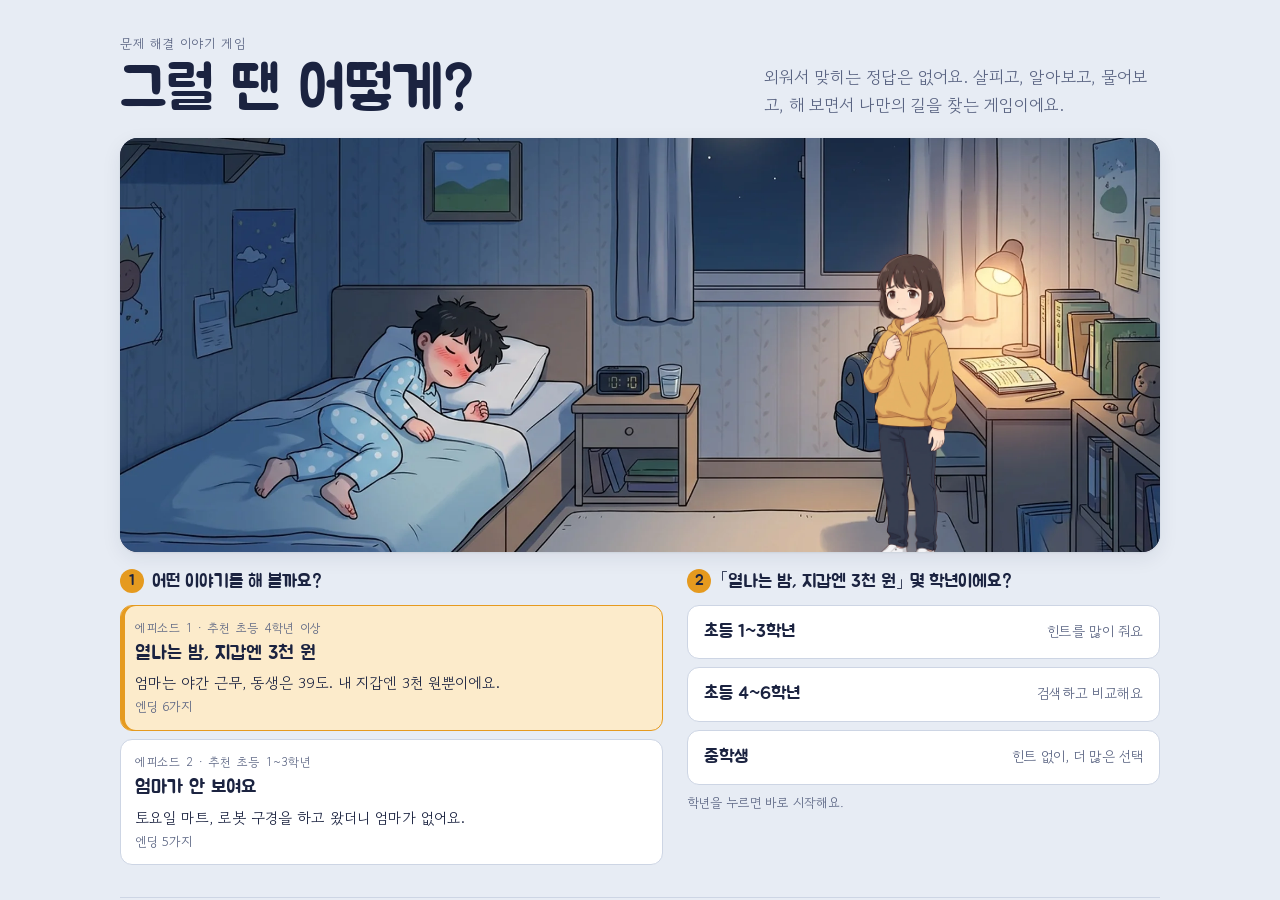
<file: index.html>
<!doctype html>
<html lang="ko">
<head>
<meta charset="utf-8">
<meta name="viewport" content="width=device-width, initial-scale=1, viewport-fit=cover">
<title>그럴 땐 어떻게</title>
<meta name="claude:viewport-fit-sides" content="cover">
<link rel="preconnect" href="https://fonts.googleapis.com">
<link rel="stylesheet" href="https://fonts.googleapis.com/css2?family=Jua&family=Gowun+Dodum&display=swap">
<link rel="stylesheet" href="css/style.css">
</head>
<body>
<div id="app">
  <header class="hud">
    <div class="hud-top">
      <ol id="steps" class="steps" aria-label="문제 해결 단계"></ol>
      <div class="hud-btns">
        <button type="button" id="cards-btn" class="pill">알게 된 것 <b id="cards-count">0</b></button>
        <button type="button" id="home-btn" class="pill ghost" aria-label="처음 화면으로">처음</button>
      </div>
    </div>
    <dl class="gauges" id="gauges"></dl>
  </header>

  <main class="play">
    <div id="screen">
      <section id="stage" aria-live="off">
        <div id="layer-bg" class="layer"></div>
        <div id="layer-chars" class="layer"></div>
        <div id="layer-cg" class="layer"><img alt="이벤트 그림"></div>
        <div id="phone" hidden>
          <div class="phone-bar"><span id="phone-title"></span></div>
          <div id="phone-log"></div>
        </div>
        <span id="age-chip" class="age-chip"></span>
      </section>

      <section id="dialog" aria-live="polite">
        <div id="speaker" class="speaker"></div>
        <p id="line"></p>
        <button type="button" id="next" class="next" aria-label="다음 대사">▼</button>
      </section>
    </div>

    <p id="hint" class="hint" hidden></p>
    <div id="choices" class="choices" hidden></div>
  </main>
</div>

<!-- 처음 화면 -->
<section id="title" class="overlay title" aria-labelledby="game-name">
  <div class="title-card">
    <header class="title-head">
      <div>
        <p class="eyebrow">문제 해결 이야기 게임</p>
        <h1 id="game-name">그럴 땐 어떻게?</h1>
      </div>
      <p class="lede">외워서 맞히는 정답은 없어요. 살피고, 알아보고, 물어보고, 해 보면서 나만의 길을 찾는 게임이에요.</p>
    </header>
    <div id="title-art" class="title-art stage-like"></div>
    <div class="title-body">
      <div class="title-steps">
        <div class="step">
          <p class="pick" data-step="1">어떤 이야기를 해 볼까요?</p>
          <div id="episodes" class="episodes"></div>
        </div>
        <div class="step">
          <p class="pick" data-step="2" id="pick-age">몇 학년이에요?</p>
          <div class="ages">
            <button type="button" id="age-low" data-age="low"><b>초등 1~3학년</b><span>힌트를 많이 줘요</span></button>
            <button type="button" id="age-mid" data-age="mid"><b>초등 4~6학년</b><span>검색하고 비교해요</span></button>
            <button type="button" id="age-teen" data-age="teen"><b>중학생</b><span>힌트 없이, 더 많은 선택</span></button>
          </div>
          <p class="count start-note">학년을 누르면 바로 시작해요.</p>
        </div>
      </div>
      <details class="roadmap">
        <summary>이야기 지도: 나이별로 준비 중인 이야기</summary>
        <div id="roadmap"></div>
      </details>
      <p class="count maker">만드는 사람용: <a href="tools/prompts.html">이미지 생성 문장 모음</a> · <a href="tools/compose.html">장면 합성 미리보기</a></p>
    </div>
  </div>
</section>

<!-- 알게 된 것 -->
<section id="cards" class="overlay drawer" hidden aria-labelledby="cards-h">
  <div class="sheet">
    <div class="sheet-head">
      <h2 id="cards-h">알게 된 것</h2>
      <button type="button" id="cards-close" class="pill ghost">닫기</button>
    </div>
    <ul id="cards-list" class="card-list"></ul>
  </div>
</section>

<!-- 엔딩과 돌아보기 -->
<section id="ending" class="overlay ending" hidden aria-labelledby="end-title">
  <div class="sheet wide">
    <p class="eyebrow">엔딩 · 돌아보기</p>
    <h2 id="end-title"></h2>
    <p id="end-summary" class="summary"></p>
    <p id="end-stats" class="stats num"></p>
    <h3>이번에 쓴 힘</h3>
    <ul id="end-powers" class="powers"></ul>
    <div id="end-missed-wrap"><h3>이런 방법도 있었어요</h3><ul id="end-missed" class="missed"></ul></div>
    <h3>같이 이야기해 봐요</h3>
    <p class="talk-note">정답은 없어요. 부모님, 선생님, 친구와 생각을 나눠 보세요.</p>
    <ul id="end-q" class="questions"></ul>
    <p id="end-count" class="count"></p>
    <div class="end-btns">
      <button type="button" id="end-retry" class="primary">다른 길로 다시 해 보기</button>
      <button type="button" id="end-home" class="pill ghost">처음 화면</button>
    </div>
  </div>
</section>

<div id="toast" class="toast" role="status" hidden></div>

<script src="assets/manifest.js"></script>
<script src="js/art.js"></script>
<script src="scenarios/fever-night.js"></script>
<script src="scenarios/lost-mart.js"></script>
<script src="scenarios/catalog.js"></script>
<script src="js/engine.js"></script>
</body>
</html>
</file>
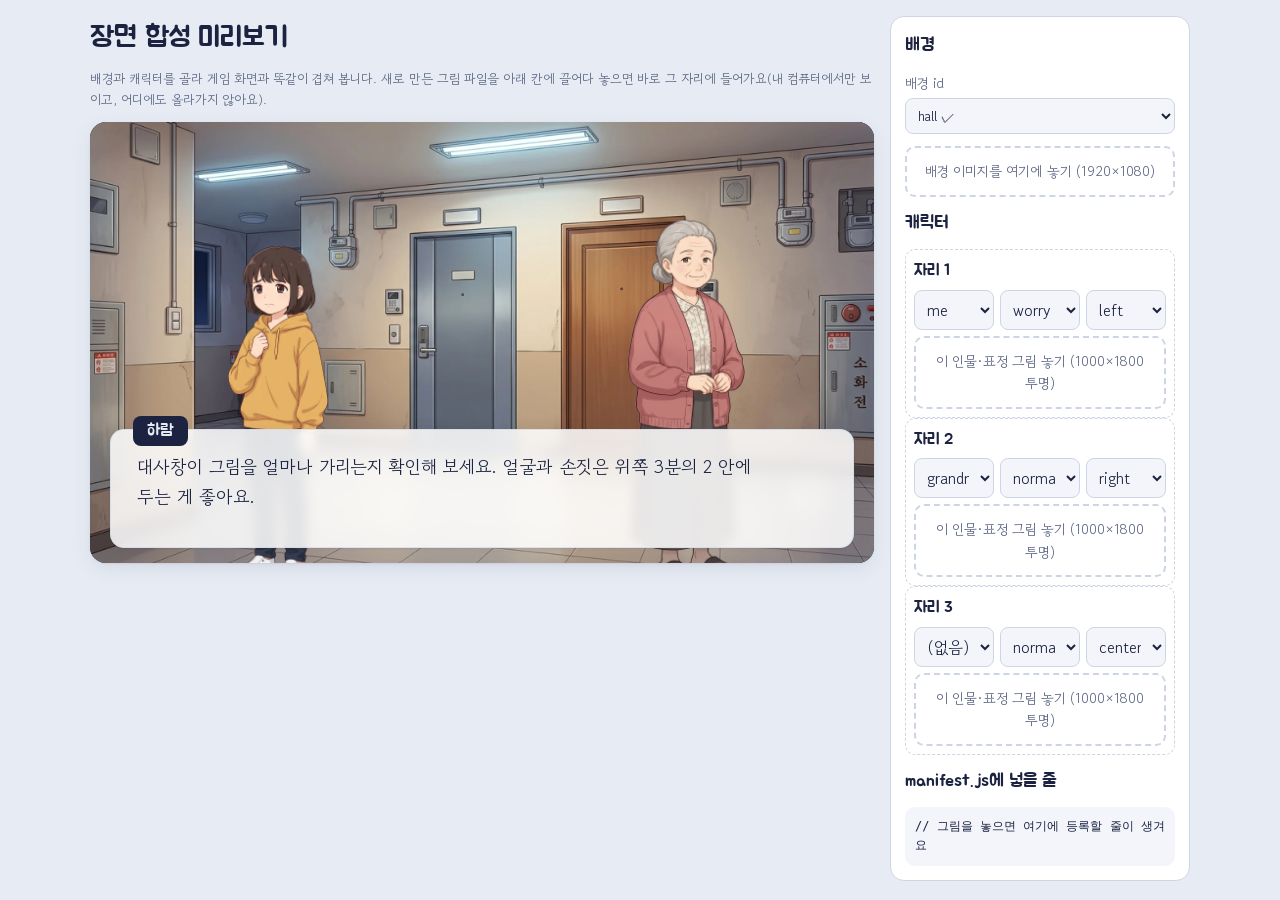
<file: tools/compose.html>
<!doctype html>
<html lang="ko">
<head>
<meta charset="utf-8">
<meta name="viewport" content="width=device-width, initial-scale=1">
<title>장면 합성 미리보기</title>
<link rel="stylesheet" href="https://fonts.googleapis.com/css2?family=Jua&family=Gowun+Dodum&display=swap">
<link rel="stylesheet" href="../css/style.css">
<style>
  body { padding: 16px; }
  .wrap { max-width: 1100px; margin: 0 auto; display: grid; grid-template-columns: minmax(0, 1fr) 300px; gap: 16px; }
  .panel { background: var(--panel); border: 1px solid var(--line); border-radius: 14px; padding: 14px; display: grid; gap: 12px; align-content: start; }
  .panel h2 { font-size: 18px; }
  label { display: grid; gap: 4px; font-size: 14px; color: var(--muted); }
  select { width: 100%; min-width: 0; font: inherit; padding: 6px 8px; border-radius: 8px; border: 1px solid var(--line); background: var(--panel-2); color: var(--ink); }
  .slot { display: grid; grid-template-columns: repeat(3, minmax(0, 1fr)); gap: 6px; padding: 8px; border: 1px dashed var(--line); border-radius: 10px; }
  .slot b { grid-column: 1 / -1; font-family: var(--display); font-weight: 400; }
  .drop { border: 2px dashed var(--line); border-radius: 10px; padding: 12px; text-align: center; font-size: 14px; color: var(--muted); }
  .drop.over { border-color: var(--lamp); color: var(--ink); }
  pre { background: var(--panel-2); border-radius: 10px; padding: 10px; font-size: 12px; overflow-x: auto; margin: 0; white-space: pre-wrap; }
  .note { font-size: 13px; color: var(--muted); margin: 0; }
  .real { color: var(--good); }
  @media (max-width: 800px) { .wrap { grid-template-columns: 1fr; } }
</style>
</head>
<body>
<div class="wrap">
  <div>
    <h1 style="font-size:28px;margin-bottom:8px">장면 합성 미리보기</h1>
    <p class="note">배경과 캐릭터를 골라 게임 화면과 똑같이 겹쳐 봅니다. 새로 만든 그림 파일을 아래 칸에 끌어다 놓으면 바로 그 자리에 들어가요(내 컴퓨터에서만 보이고, 어디에도 올라가지 않아요).</p>
    <div id="screen" style="margin-top:12px">
      <section id="stage">
        <div id="layer-bg" class="layer"></div>
        <div id="layer-chars" class="layer"></div>
      </section>
      <section id="dialog" data-who="me">
        <div id="speaker" class="speaker">하람</div>
        <p id="line">대사창이 그림을 얼마나 가리는지 확인해 보세요. 얼굴과 손짓은 위쪽 3분의 2 안에 두는 게 좋아요.</p>
      </section>
    </div>
  </div>
  <aside class="panel">
    <h2>배경</h2>
    <label>배경 id <select id="bg"></select></label>
    <div class="drop" id="drop-bg">배경 이미지를 여기에 놓기 (1920×1080)</div>
    <h2>캐릭터</h2>
    <div id="slots"></div>
    <h2>manifest.js에 넣을 줄</h2>
    <pre id="out">// 그림을 놓으면 여기에 등록할 줄이 생겨요</pre>
  </aside>
</div>
<script src="../assets/manifest.js"></script>
<script>
  /* manifest 경로는 게임 첫 화면(index.html) 기준이라, tools/ 안에서는 한 단계 위로 올린다 */
  (function up(o) { for (const k in o) o[k] = typeof o[k] === 'string' ? '../' + o[k] : (up(o[k]), o[k]); })(window.ASSET_MANIFEST || {});
</script>
<script src="../js/art.js"></script>
<script>
(function () {
  const $ = s => document.querySelector(s);
  const POS = { left: 24, center: 50, right: 76 };
  const people = Object.keys(ART.faces);
  const local = { bg: {}, chars: {} }; // 끌어다 놓은 파일
  const slots = [
    { id: 'me', face: 'worry', pos: 'left' },
    { id: 'grandma', face: 'normal', pos: 'right' },
    { id: '', face: 'normal', pos: 'center' }
  ];
  $('#bg').innerHTML = ART.bgs.map(b => `<option value="${b}">${b}${ART.isReal.bg(b) ? ' ✓' : ''}</option>`).join('');
  $('#bg').value = 'hall';

  $('#slots').innerHTML = slots.map((s, i) => `
    <div class="slot" data-i="${i}">
      <b>자리 ${i + 1}</b>
      <select data-k="id" aria-label="인물"><option value="">(없음)</option>${people.map(p => `<option>${p}</option>`).join('')}</select>
      <select data-k="face" aria-label="표정"></select>
      <select data-k="pos" aria-label="자리">${Object.keys(POS).map(p => `<option>${p}</option>`).join('')}</select>
      <div class="drop" style="grid-column:1/-1" data-drop="${i}">이 인물·표정 그림 놓기 (1000×1800 투명)</div>
    </div>`).join('');

  function faces(i) {
    const s = slots[i], sel = document.querySelector(`.slot[data-i="${i}"] [data-k="face"]`);
    const list = ART.faces[s.id] || ['normal'];
    if (!list.includes(s.face)) s.face = list[0];
    sel.innerHTML = list.map(f => `<option${f === s.face ? ' selected' : ''}>${f}</option>`).join('');
  }
  document.querySelectorAll('.slot').forEach(el => {
    const i = +el.dataset.i;
    el.querySelector('[data-k="id"]').value = slots[i].id;
    el.querySelector('[data-k="pos"]').value = slots[i].pos;
    faces(i);
    el.addEventListener('change', e => { slots[i][e.target.dataset.k] = e.target.value; faces(i); draw(); });
  });
  $('#bg').addEventListener('change', draw);

  function draw() {
    const b = $('#bg').value;
    $('#layer-bg').innerHTML = `<img class="bg in" alt="" src="${local.bg[b] || ART.bg(b)}">`;
    $('#layer-chars').innerHTML = slots.filter(s => s.id).map(s =>
      `<div class="sprite in" style="left:${POS[s.pos]}%"><img alt="" src="${(local.chars[s.id] || {})[s.face] || ART.sprite(s.id, s.face)}"></div>`).join('');
    const lines = [];
    Object.keys(local.bg).forEach(k => lines.push(`bg: { ${k}: 'assets/bg/${k}.webp' }`));
    Object.entries(local.chars).forEach(([id, f]) => Object.keys(f).forEach(face => lines.push(`chars: { ${id}: { ${face}: 'assets/chars/${id}/${face}.webp' } }`)));
    $('#out').textContent = lines.length ? lines.join('\n') : '// 그림을 놓으면 여기에 등록할 줄이 생겨요';
  }

  function dropZone(el, onFile) {
    el.addEventListener('dragover', e => { e.preventDefault(); el.classList.add('over'); });
    el.addEventListener('dragleave', () => el.classList.remove('over'));
    el.addEventListener('drop', e => {
      e.preventDefault(); el.classList.remove('over');
      const f = e.dataTransfer.files[0];
      if (f && f.type.startsWith('image/')) { onFile(URL.createObjectURL(f)); draw(); }
    });
  }
  dropZone($('#drop-bg'), url => { local.bg[$('#bg').value] = url; });
  document.querySelectorAll('[data-drop]').forEach(el => dropZone(el, url => {
    const s = slots[+el.dataset.drop];
    if (!s.id) return;
    (local.chars[s.id] = local.chars[s.id] || {})[s.face] = url;
  }));
  draw();
})();
</script>
</body>
</html>
</file>
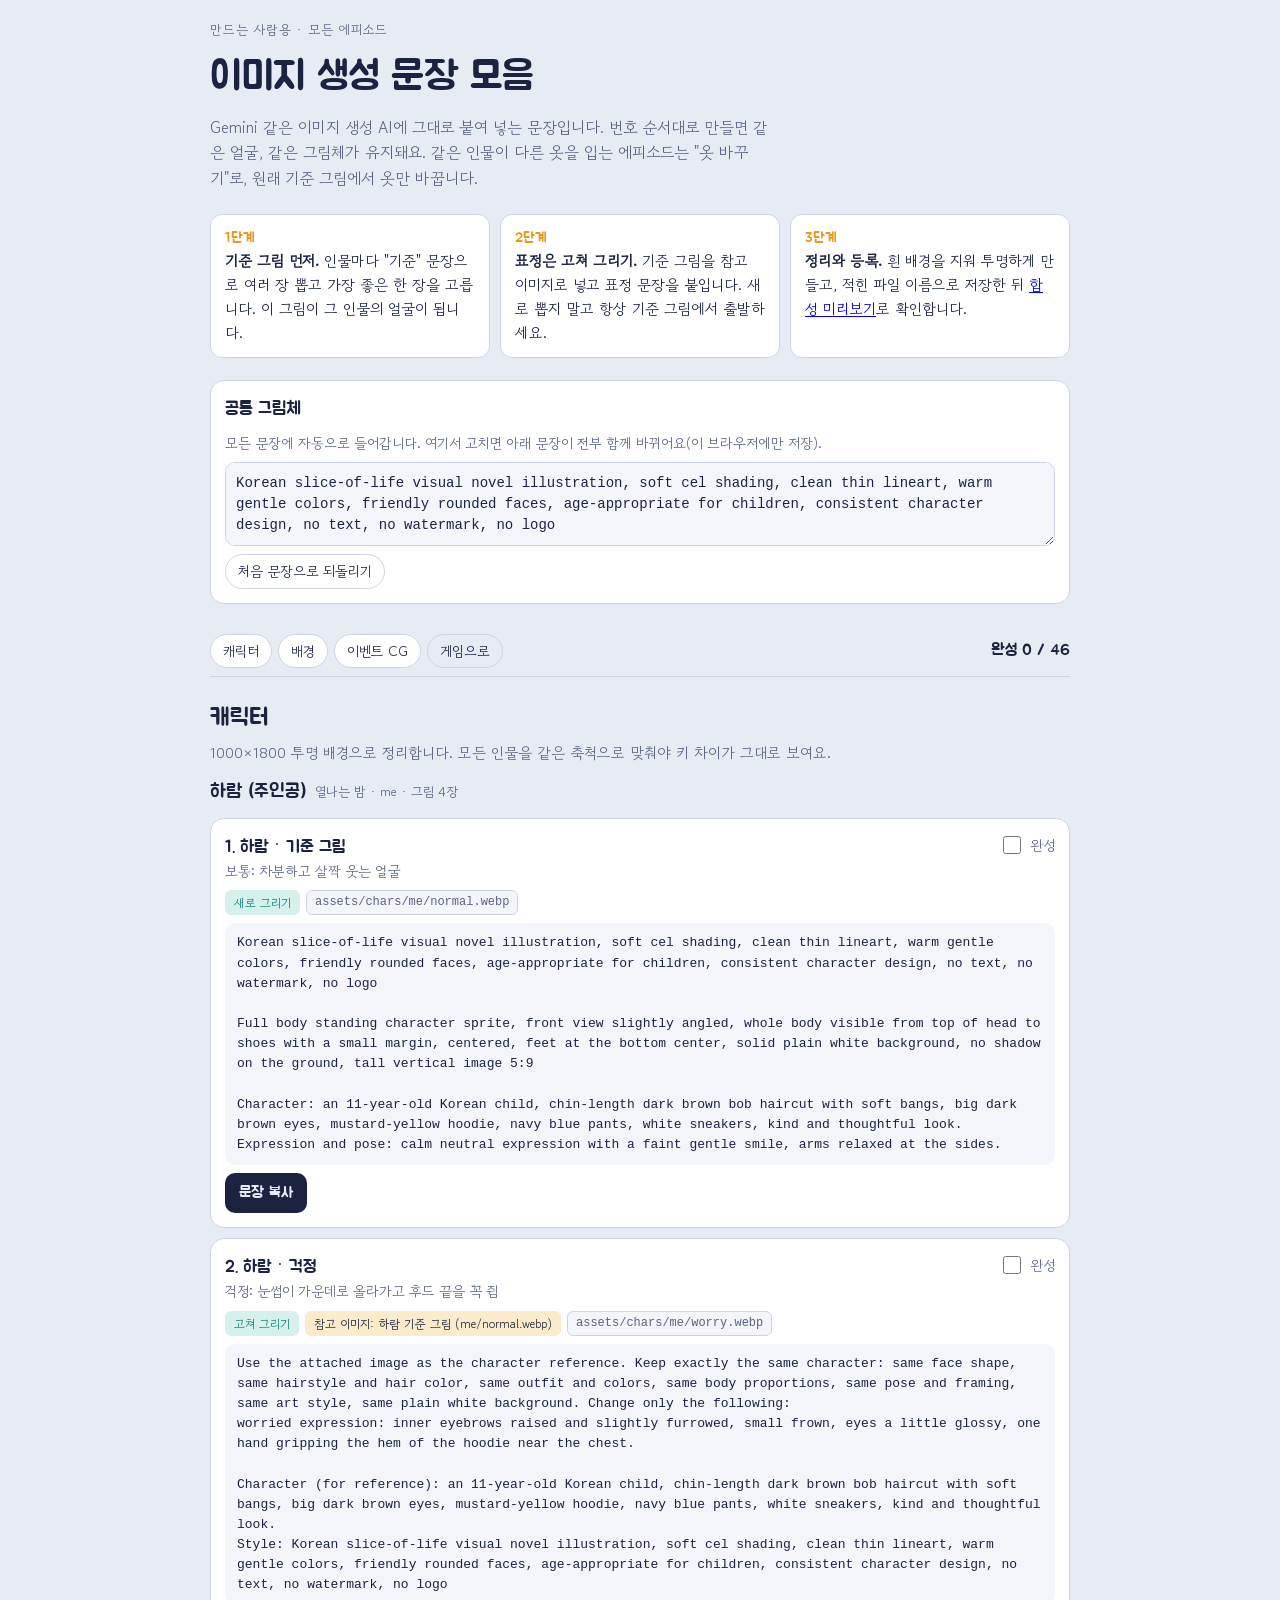
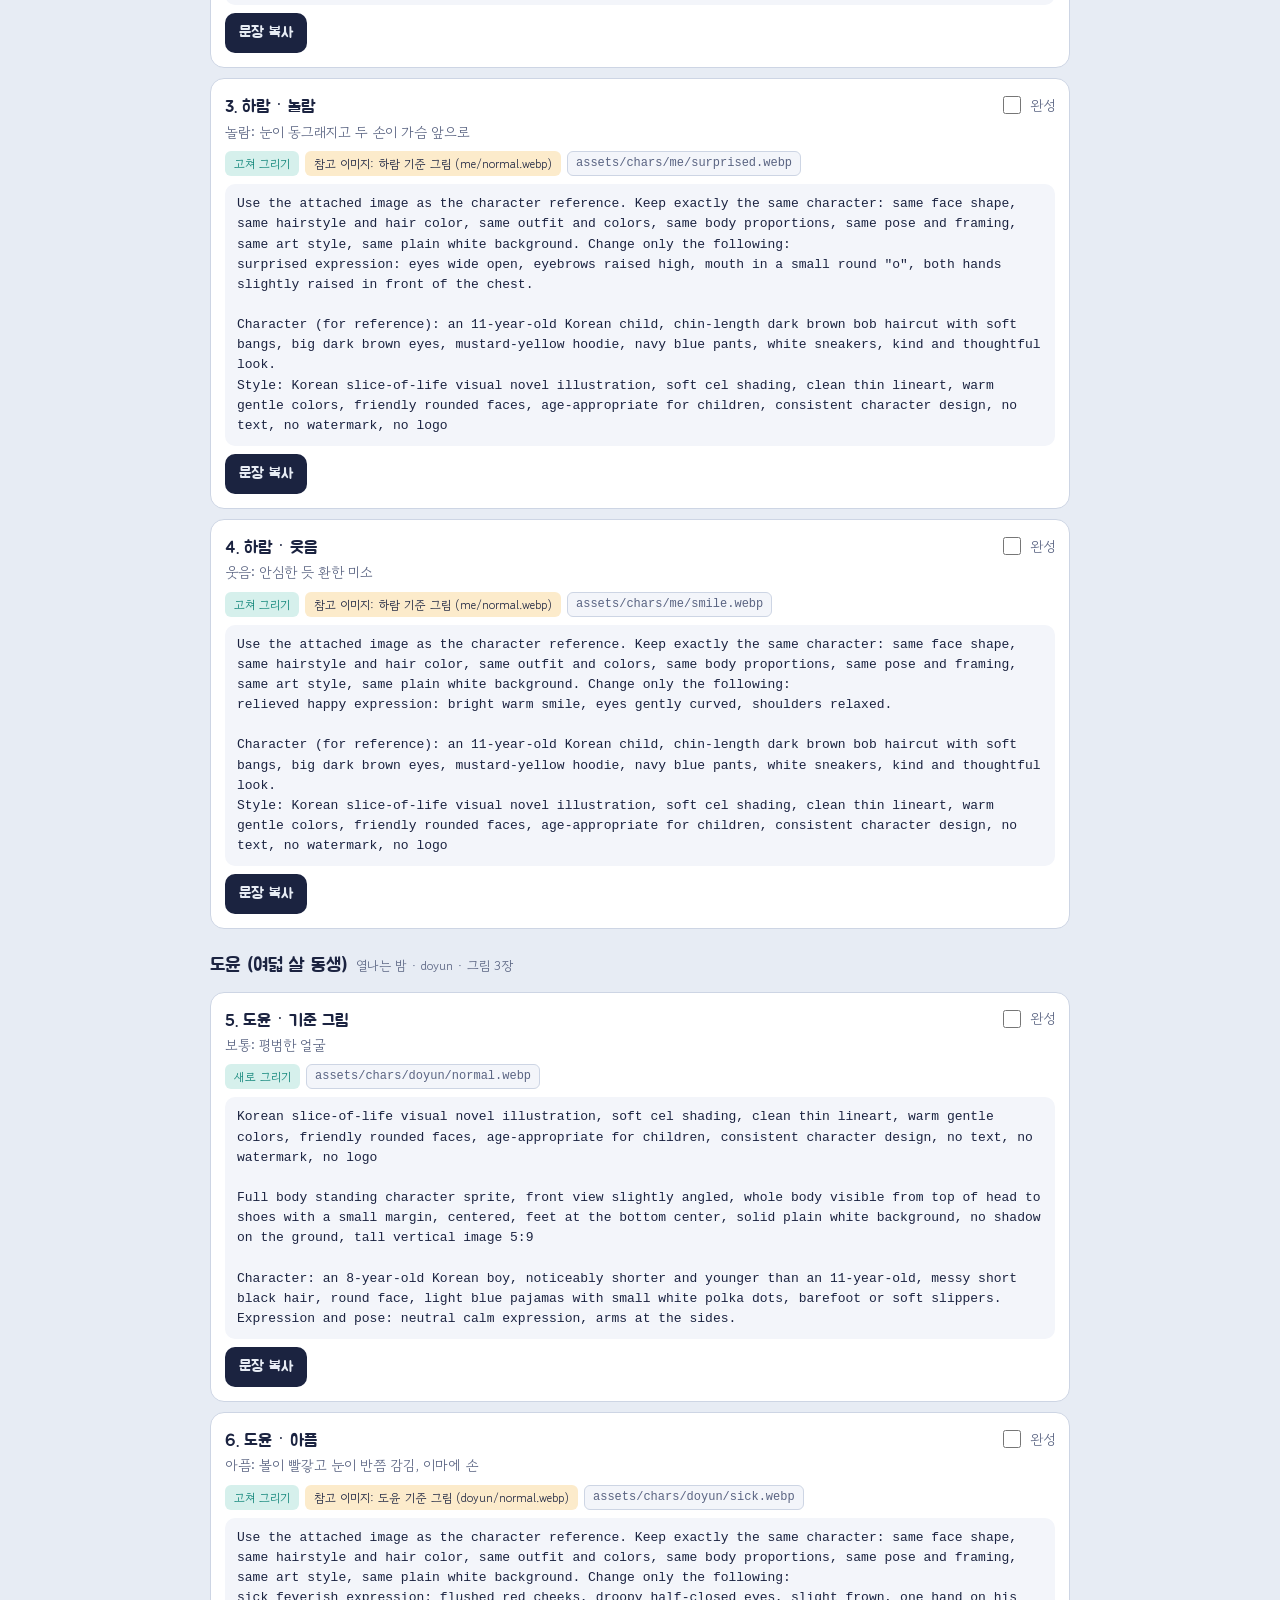
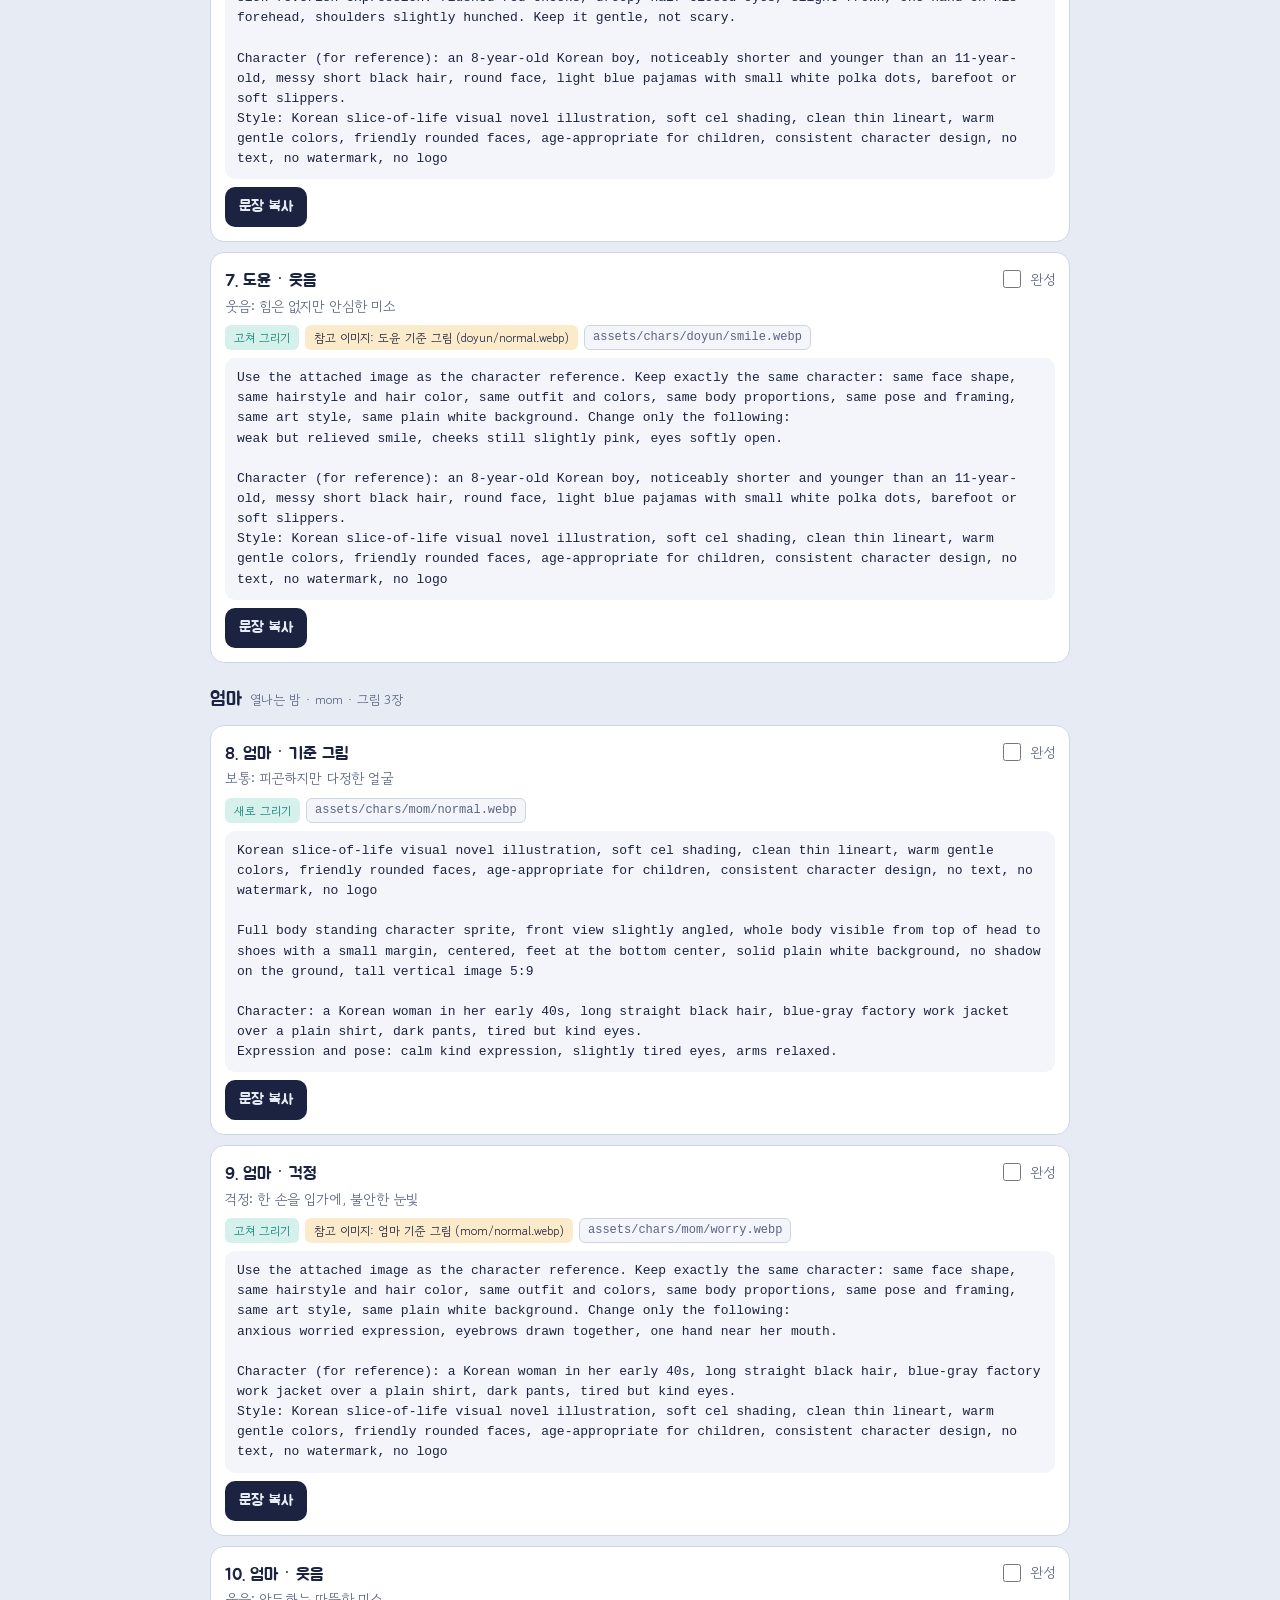
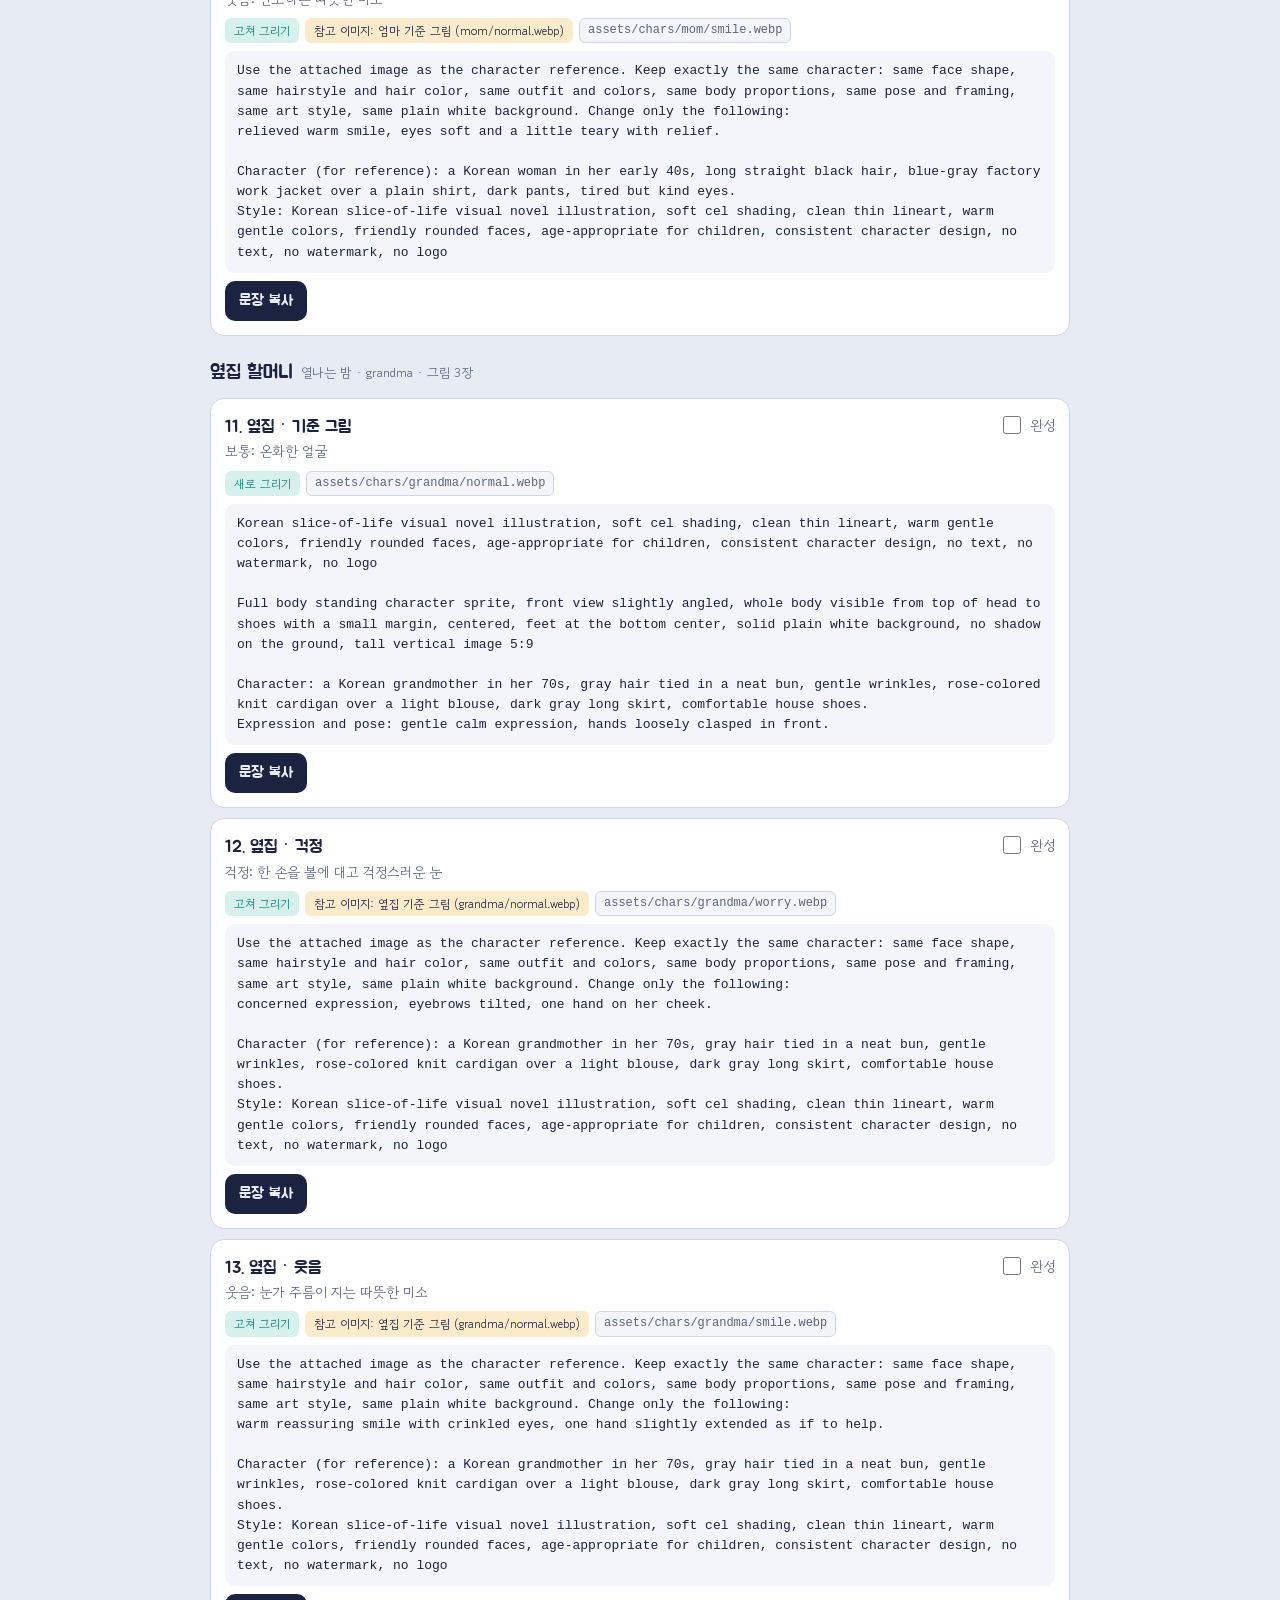
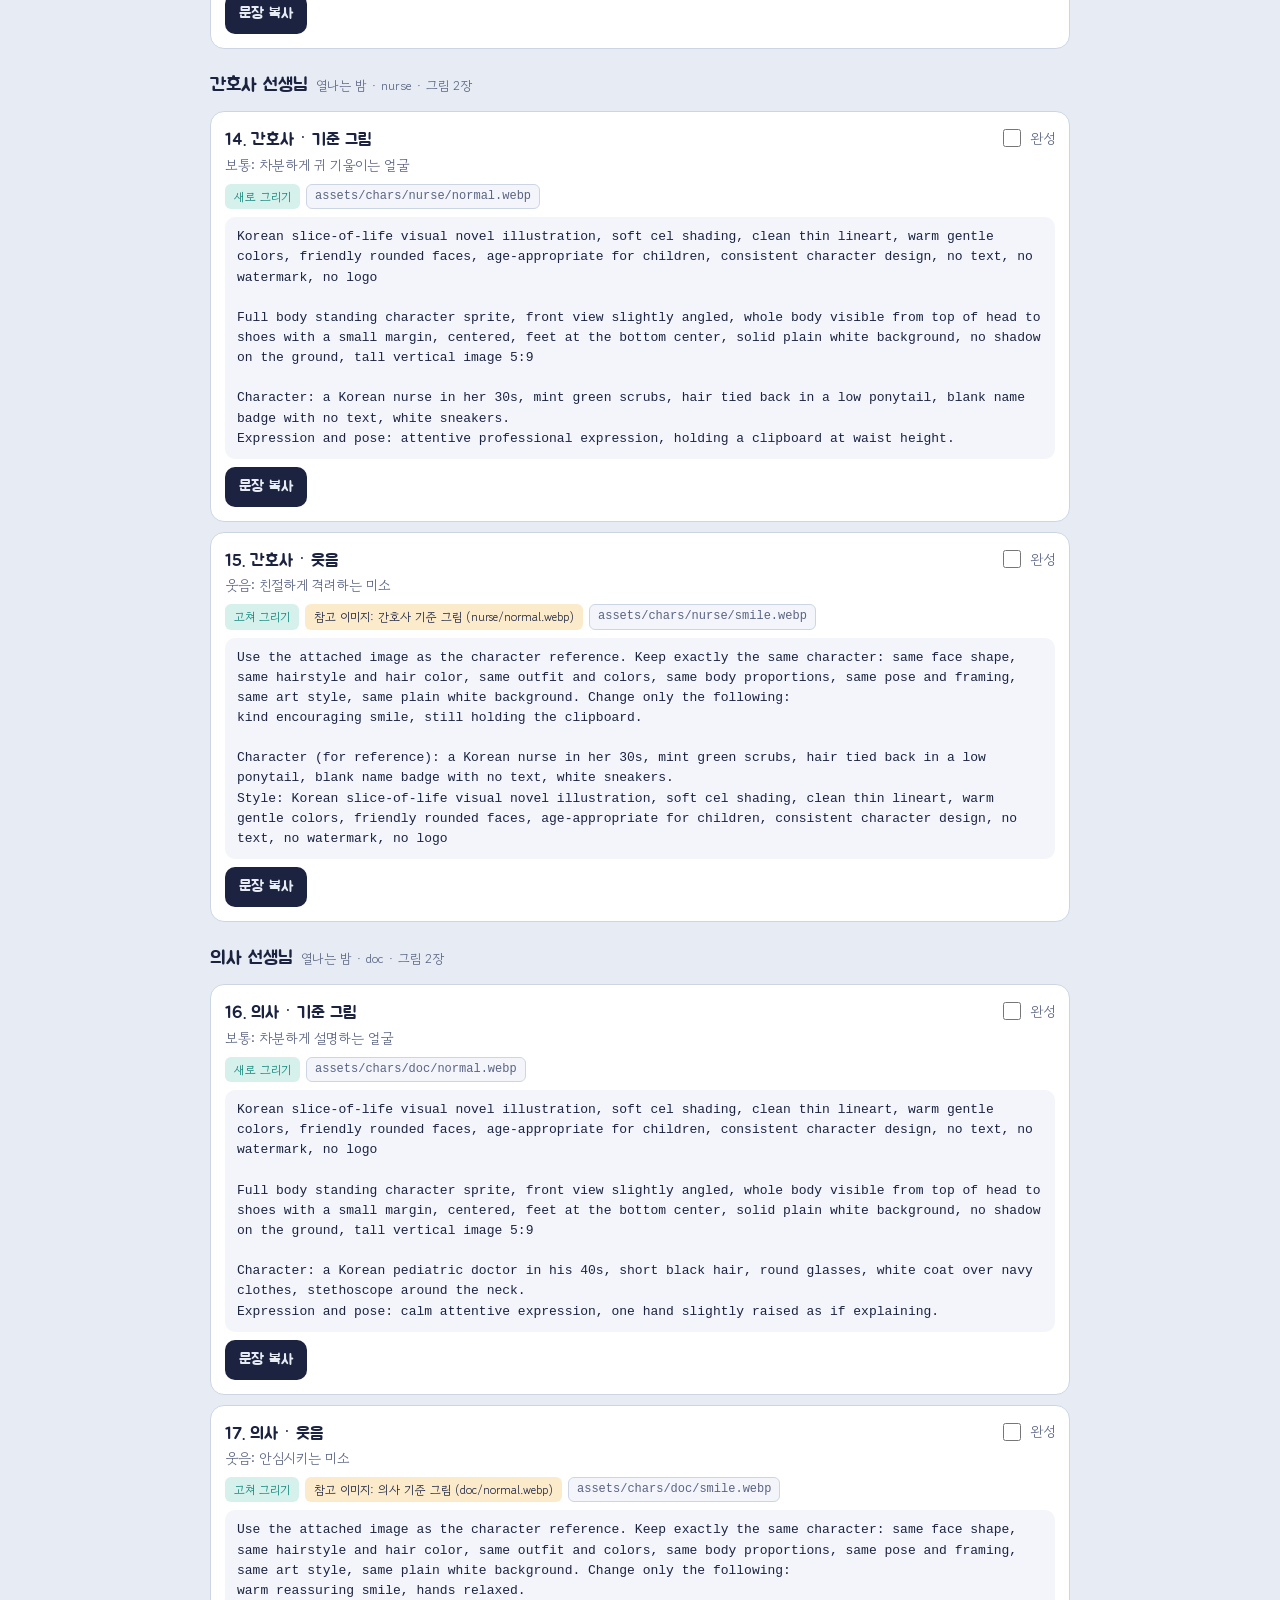
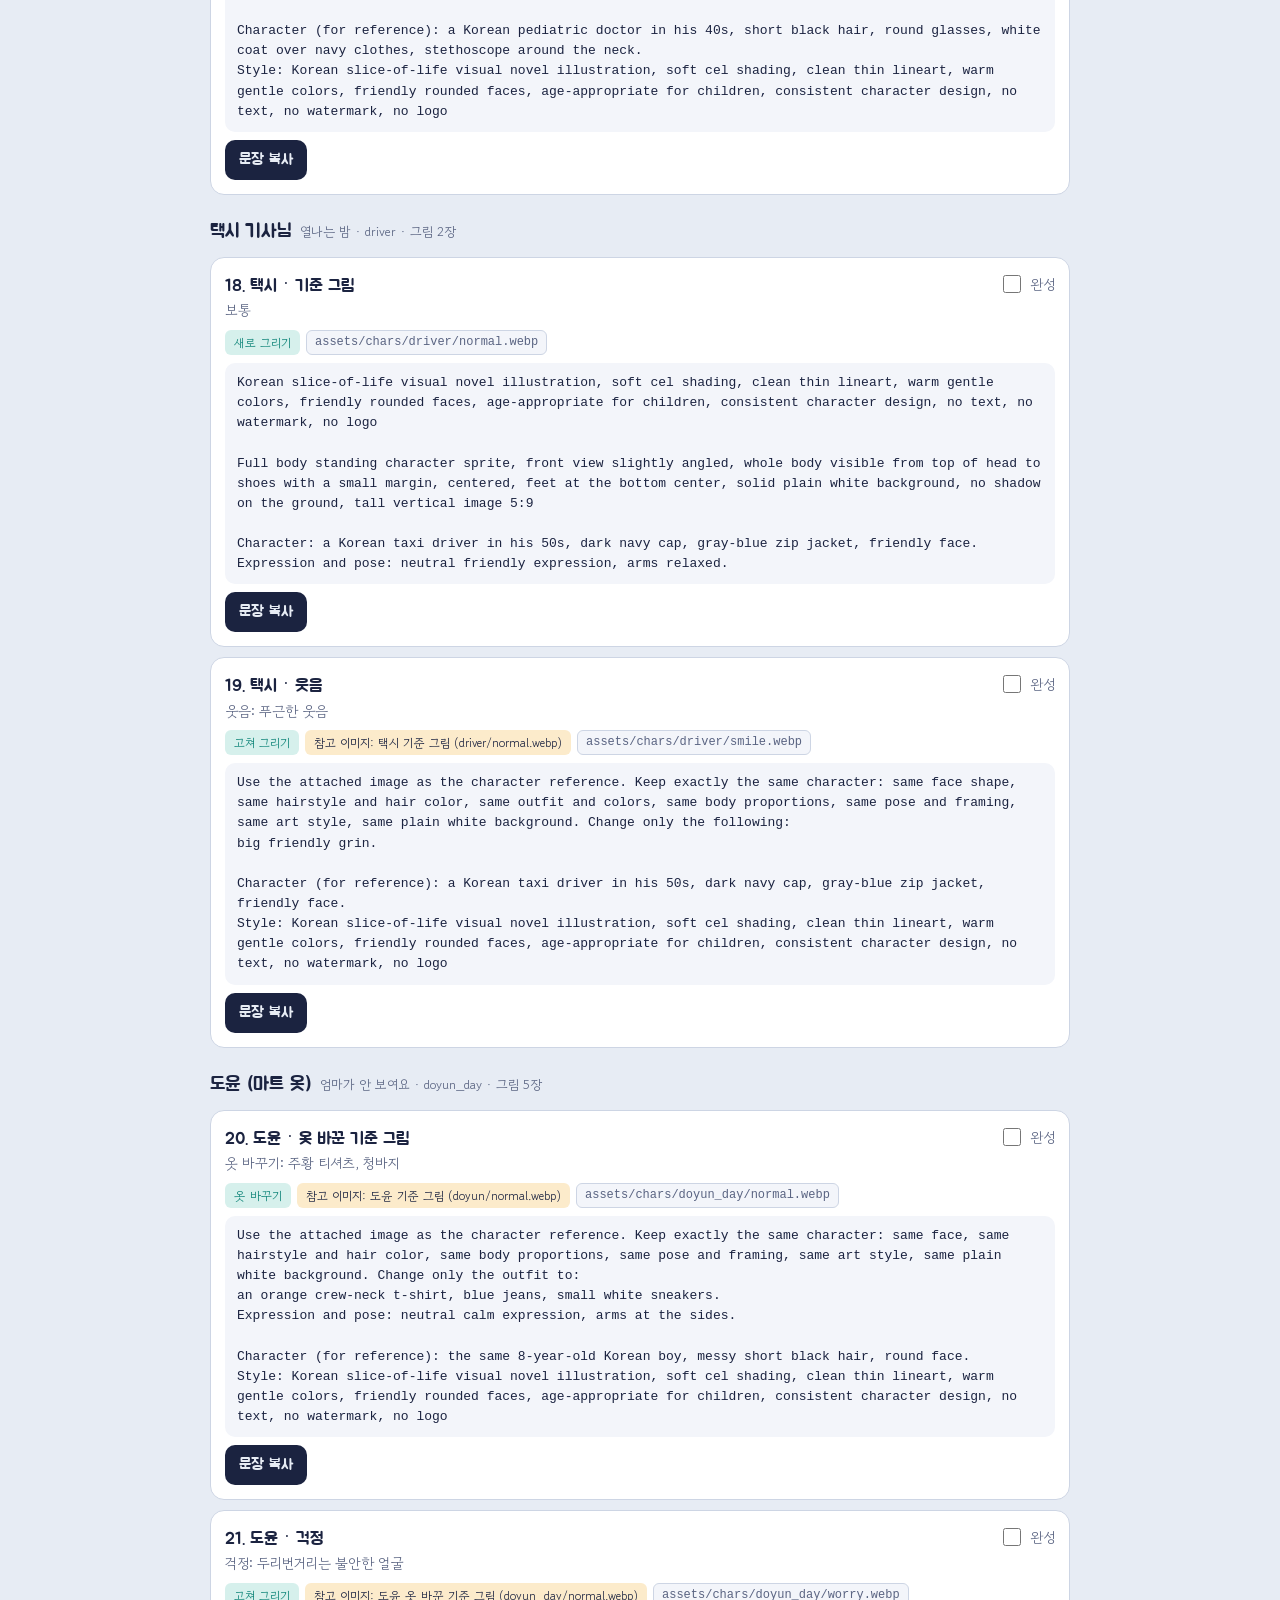
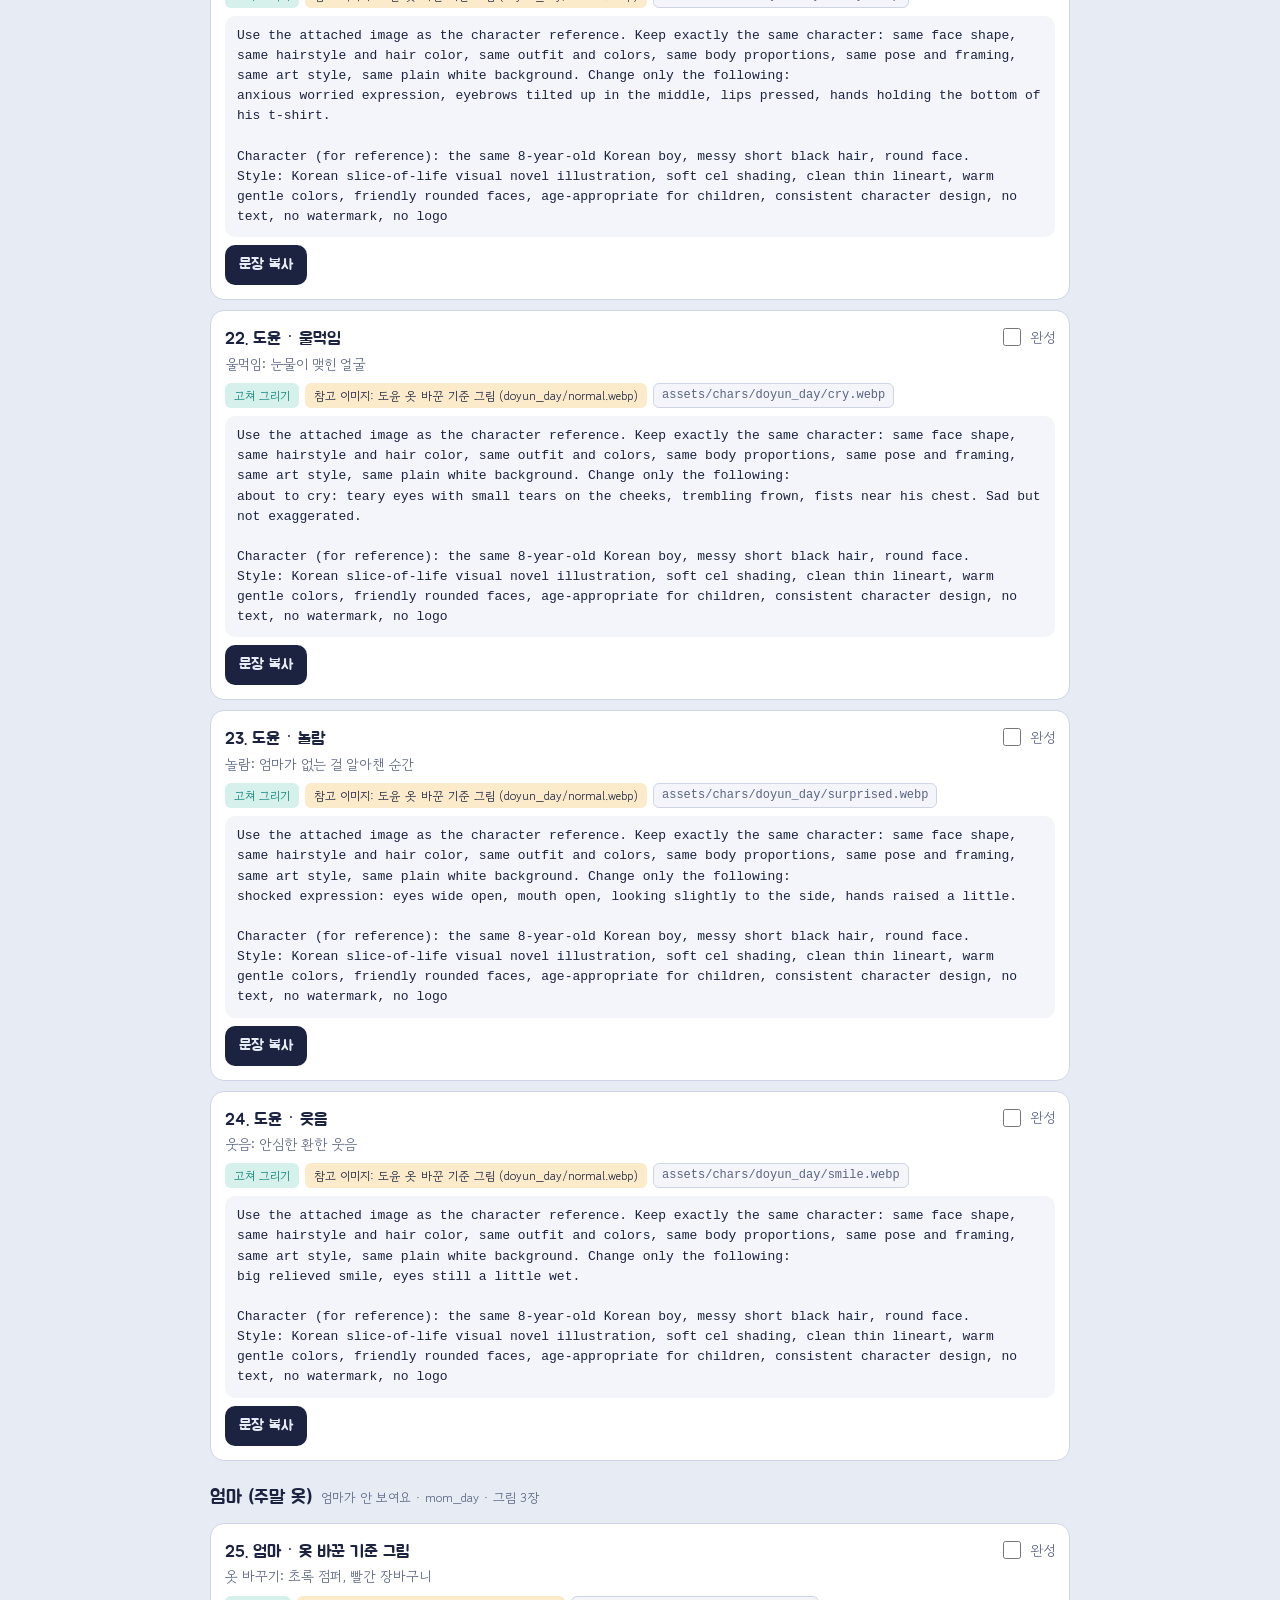
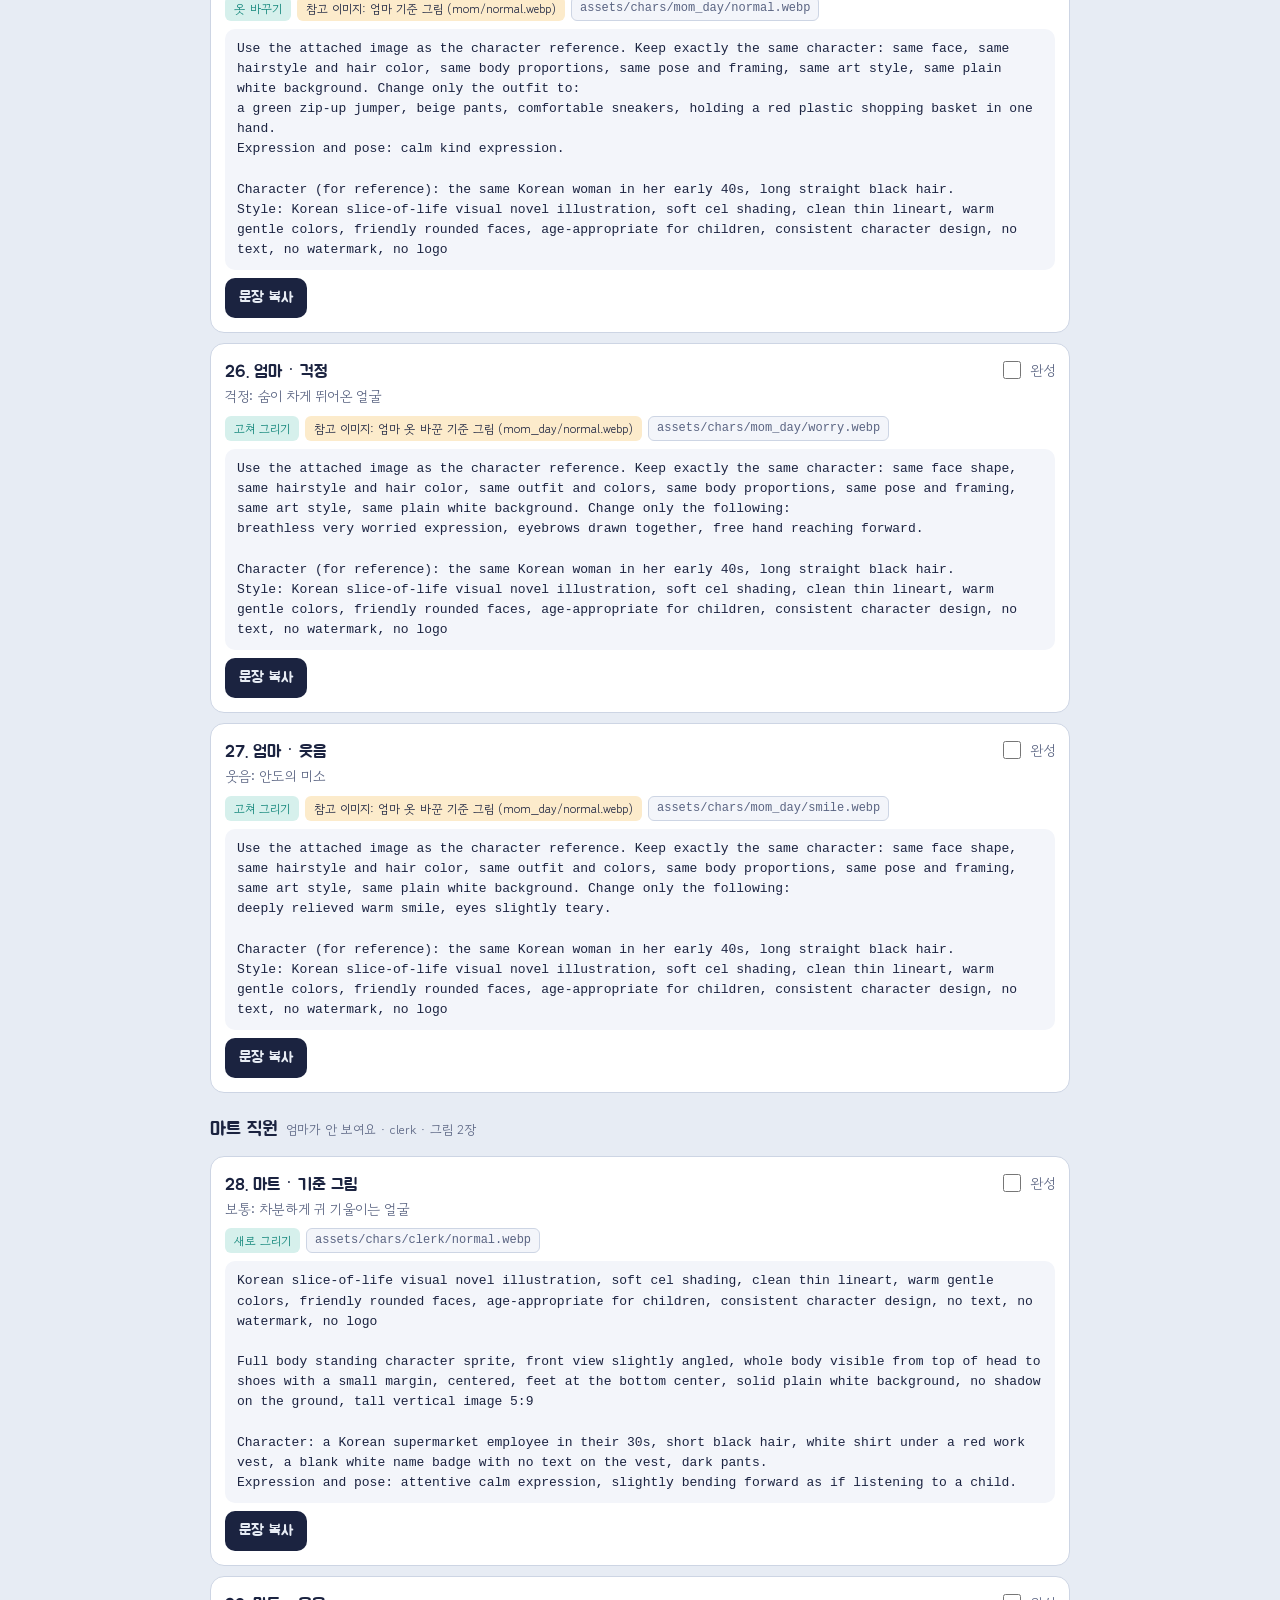
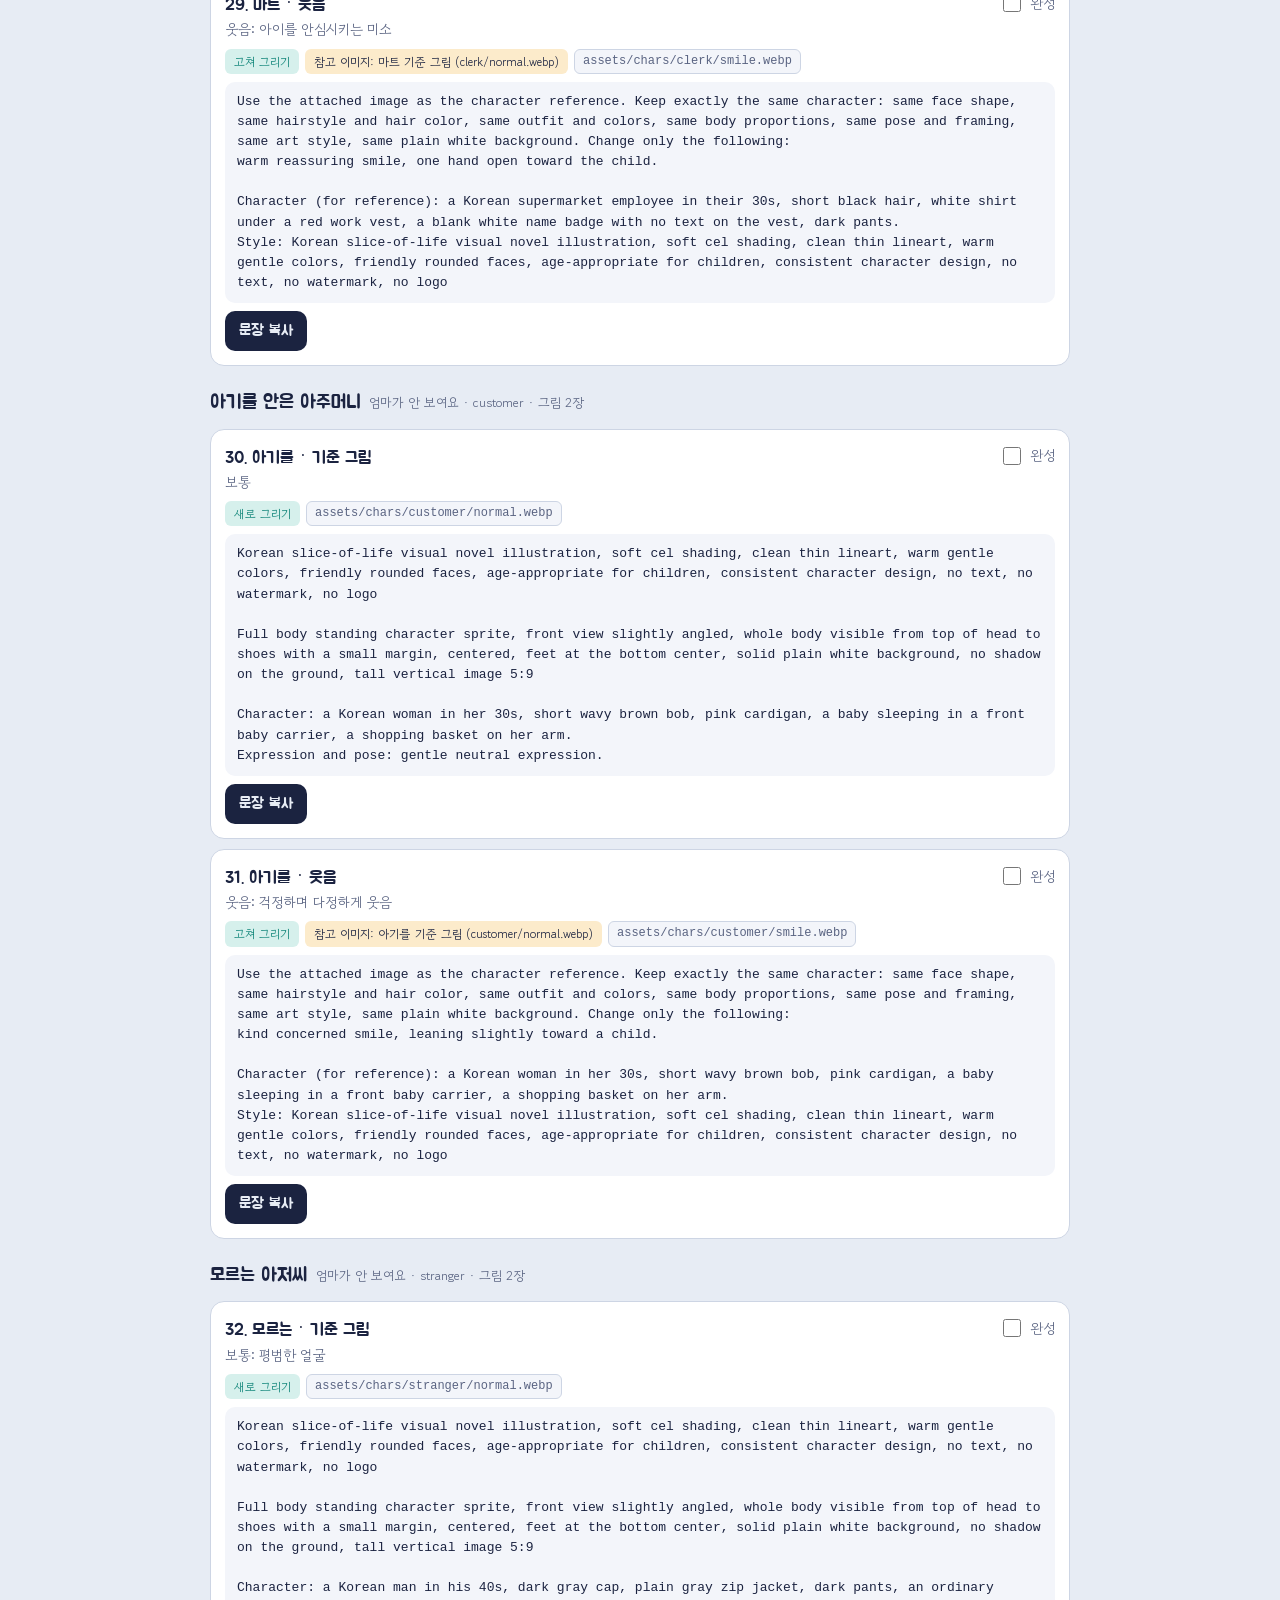
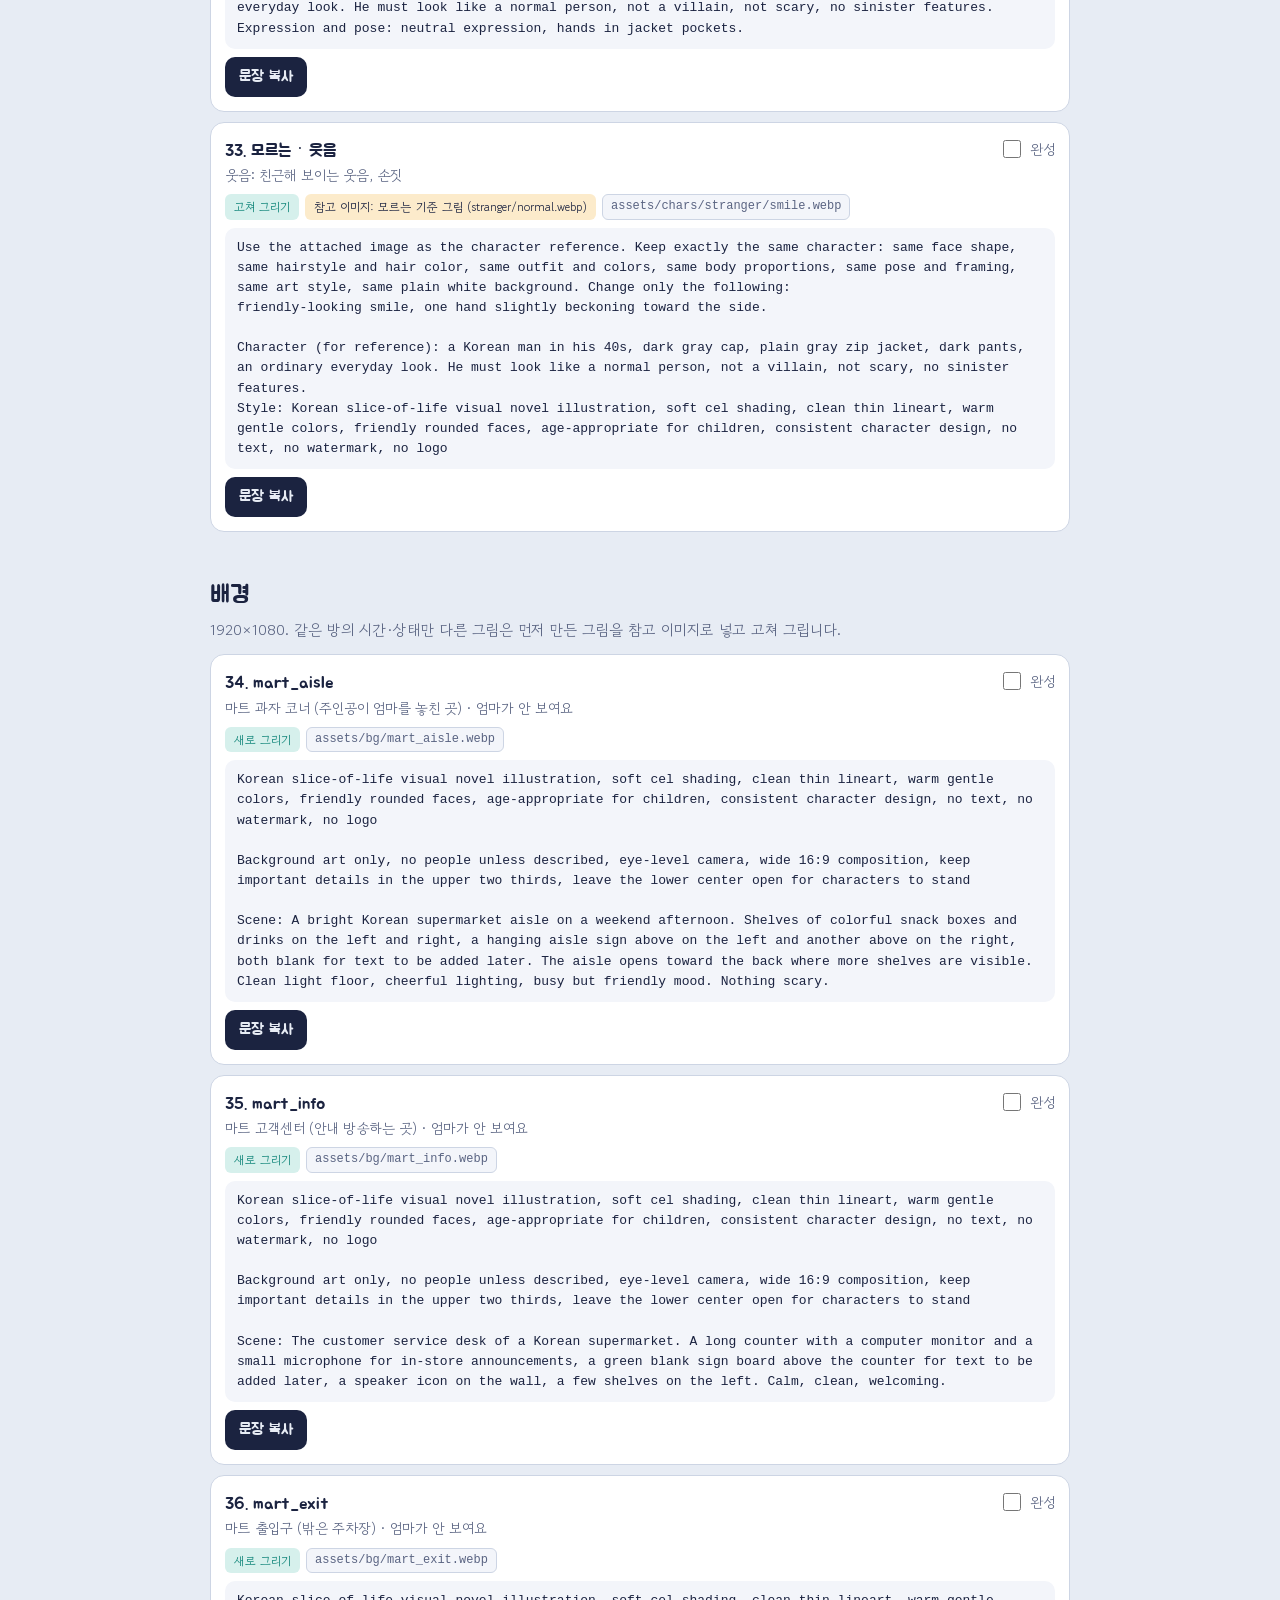
<file: tools/prompts.html>
<!doctype html>
<html lang="ko">
<head>
<meta charset="utf-8">
<meta name="viewport" content="width=device-width, initial-scale=1">
<title>이미지 생성 문장 모음</title>
<link rel="stylesheet" href="https://fonts.googleapis.com/css2?family=Jua&family=Gowun+Dodum&display=swap">
<link rel="stylesheet" href="../css/style.css">
<style>
  body { padding-block: 20px 40px; padding-left: max(16px, env(safe-area-inset-left, 0px)); padding-right: max(16px, env(safe-area-inset-right, 0px)); }
  .page { max-width: 860px; margin: 0 auto; display: grid; gap: 22px; }
  header h1 { font-size: clamp(28px, 5vw, 40px); }
  header p { color: var(--muted); margin: 6px 0 0; max-width: 62ch; }
  .how { display: grid; grid-template-columns: repeat(auto-fit, minmax(220px, 1fr)); gap: 10px; margin: 0; padding: 0; list-style: none; counter-reset: s; }
  .how li { counter-increment: s; background: var(--panel); border: 1px solid var(--line); border-radius: 12px; padding: 12px 14px; font-size: 15px; }
  .how li::before { content: counter(s) "단계"; display: block; font-family: var(--display); color: var(--lamp); font-size: 14px; }
  .styl { background: var(--panel); border: 1px solid var(--line); border-radius: 14px; padding: 14px; display: grid; gap: 8px; }
  .styl h2 { font-size: 18px; }
  .styl p { margin: 0; font-size: 14px; color: var(--muted); }
  textarea { width: 100%; min-height: 84px; font: 14px/1.5 ui-monospace, SFMono-Regular, Menlo, monospace; padding: 10px; border-radius: 10px; border: 1px solid var(--line); background: var(--panel-2); color: var(--ink); resize: vertical; }
  .row { display: flex; gap: 8px; flex-wrap: wrap; align-items: center; }
  .bar { position: sticky; top: 0; z-index: 5; background: var(--bg); padding-block: 8px; display: flex; gap: 8px; flex-wrap: wrap; align-items: center; justify-content: space-between; border-bottom: 1px solid var(--line); }
  .bar nav { display: flex; gap: 6px; flex-wrap: wrap; }
  .bar a { text-decoration: none; color: var(--ink); }
  .prog { font-family: var(--display); font-variant-numeric: tabular-nums; }
  section > h2 { font-size: 24px; margin-bottom: 4px; }
  section > p.sub { margin: 0 0 12px; color: var(--muted); font-size: 15px; }
  .group { display: grid; gap: 10px; margin-bottom: 22px; }
  .group h3 { font-size: 19px; display: flex; gap: 8px; align-items: baseline; }
  .group h3 small { font-family: var(--body); font-size: 13px; color: var(--muted); }
  .item { background: var(--panel); border: 1px solid var(--line); border-radius: 14px; padding: 14px; display: grid; gap: 8px; min-width: 0; }
  .item.done { border-color: var(--good); }
  .item-head { display: flex; justify-content: space-between; gap: 10px; align-items: flex-start; flex-wrap: wrap; }
  .item-head b { font-family: var(--display); font-weight: 400; font-size: 17px; }
  .item-head .ko { display: block; font-size: 14px; color: var(--muted); }
  .chips { display: flex; gap: 6px; flex-wrap: wrap; }
  .chip { font-size: 12px; padding: 2px 8px; border-radius: 6px; background: var(--panel-2); border: 1px solid var(--line); color: var(--muted); font-family: ui-monospace, Menlo, monospace; overflow-wrap: anywhere; }
  .chip.ref { background: var(--lamp-soft); color: var(--ink); font-family: var(--body); border-color: transparent; }
  .chip.kind { background: var(--explore-soft); color: var(--explore); font-family: var(--body); border-color: transparent; }
  pre { margin: 0; padding: 10px 12px; border-radius: 10px; background: var(--panel-2); font: 13px/1.55 ui-monospace, SFMono-Regular, Menlo, monospace; white-space: pre-wrap; overflow-wrap: anywhere; max-height: 320px; overflow-y: auto; }
  .copy { border: 0; border-radius: 10px; padding: 8px 14px; background: var(--ink); color: var(--bg); font-family: var(--display); font-size: 15px; }
  .copy.ok { background: var(--good); color: #fff; }
  .check { display: inline-flex; gap: 6px; align-items: center; font-size: 14px; color: var(--muted); cursor: pointer; }
  .check input { width: 18px; height: 18px; accent-color: var(--good); }
  .tips { background: var(--panel); border: 1px solid var(--line); border-radius: 14px; padding: 14px 18px; }
  .tips ul { margin: 6px 0 0; padding-left: 20px; display: grid; gap: 4px; }
  .tips h2 { font-size: 18px; }
</style>
</head>
<body>
<div class="page">
  <header>
    <p class="eyebrow">만드는 사람용 · 모든 에피소드</p>
    <h1>이미지 생성 문장 모음</h1>
    <p>Gemini 같은 이미지 생성 AI에 그대로 붙여 넣는 문장입니다. 번호 순서대로 만들면 같은 얼굴, 같은 그림체가 유지돼요. 같은 인물이 다른 옷을 입는 에피소드는 "옷 바꾸기"로, 원래 기준 그림에서 옷만 바꿉니다.</p>
  </header>

  <ol class="how">
    <li><b>기준 그림 먼저.</b> 인물마다 "기준" 문장으로 여러 장 뽑고 가장 좋은 한 장을 고릅니다. 이 그림이 그 인물의 얼굴이 됩니다.</li>
    <li><b>표정은 고쳐 그리기.</b> 기준 그림을 참고 이미지로 넣고 표정 문장을 붙입니다. 새로 뽑지 말고 항상 기준 그림에서 출발하세요.</li>
    <li><b>정리와 등록.</b> 흰 배경을 지워 투명하게 만들고, 적힌 파일 이름으로 저장한 뒤 <a href="compose.html">합성 미리보기</a>로 확인합니다.</li>
  </ol>

  <div class="styl">
    <h2>공통 그림체</h2>
    <p>모든 문장에 자동으로 들어갑니다. 여기서 고치면 아래 문장이 전부 함께 바뀌어요(이 브라우저에만 저장).</p>
    <textarea id="style" aria-label="공통 그림체 문장"></textarea>
    <div class="row"><button type="button" class="pill" id="style-reset">처음 문장으로 되돌리기</button></div>
  </div>

  <div class="bar">
    <nav aria-label="바로 가기">
      <a class="pill" href="#chars">캐릭터</a>
      <a class="pill" href="#bgs">배경</a>
      <a class="pill" href="#cgs">이벤트 CG</a>
      <a class="pill ghost" href="../index.html">게임으로</a>
    </nav>
    <span class="prog" id="prog">완성 0 / 0</span>
  </div>

  <section id="chars">
    <h2>캐릭터</h2>
    <p class="sub">1000×1800 투명 배경으로 정리합니다. 모든 인물을 같은 축척으로 맞춰야 키 차이가 그대로 보여요.</p>
    <div id="char-list"></div>
  </section>

  <section id="bgs">
    <h2>배경</h2>
    <p class="sub">1920×1080. 같은 방의 시간·상태만 다른 그림은 먼저 만든 그림을 참고 이미지로 넣고 고쳐 그립니다.</p>
    <div class="group" id="bg-list"></div>
  </section>

  <section id="cgs">
    <h2>이벤트 CG</h2>
    <p class="sub">이야기의 결정적인 순간 한 장. 있으면 좋고, 없어도 게임은 돌아갑니다.</p>
    <div class="group" id="cg-list"></div>
  </section>

  <div class="tips">
    <h2>잘 안 될 때</h2>
    <ul>
      <li>얼굴이 자꾸 달라지면: 표정 그림에서 다시 표정을 만들지 말고, 항상 <b>기준 그림</b>을 참고 이미지로 넣으세요.</li>
      <li>옷 색이 바뀌면: 문장 끝에 "Do not change the hoodie color." 처럼 바뀐 부분을 콕 집어 한 줄 더 붙이세요.</li>
      <li>손가락이 이상하면: 그 부분만 고쳐 그리기로 다시 요청하거나, 손이 주머니나 옷자락에 가려진 자세로 바꾸세요.</li>
      <li>배경이 흰색이 아니면: "solid plain white background" 문장을 다시 붙이고, 배경 제거 도구로 지운 뒤 머리카락 가장자리를 확인하세요.</li>
      <li>아이가 나오는 그림은 옷차림과 자세를 사람이 꼭 한 번 더 봅니다.</li>
    </ul>
  </div>
</div>

<script src="prompts-data.js"></script>
<script>
(function () {
  const P = window.PROMPTS;
  const $ = s => document.querySelector(s);
  const ls = {
    get(k, d) { try { const v = localStorage.getItem(k); return v === null ? d : JSON.parse(v); } catch (e) { return d; } },
    set(k, v) { try { localStorage.setItem(k, JSON.stringify(v)); } catch (e) {} }
  };
  let style = ls.get('prompts.style', P.style);
  const done = new Set(ls.get('prompts.done', []));
  const items = [];
  let n = 0;

  function add(container, it) {
    it.no = ++n;
    items.push(it);
    const el = document.createElement('article');
    el.className = 'item';
    el.id = 'p-' + it.key;
    el.innerHTML = `
      <div class="item-head">
        <div><b>${it.no}. ${it.title}</b><span class="ko">${it.ko}</span></div>
        <label class="check"><input type="checkbox" id="done-${it.key}"> 완성</label>
      </div>
      <div class="chips">
        <span class="chip kind">${it.kind}</span>
        ${it.ref ? `<span class="chip ref">참고 이미지: ${it.ref}</span>` : ''}
        <span class="chip">${it.file}</span>
      </div>
      <pre></pre>
      <div class="row"><button type="button" class="copy" id="copy-${it.key}">문장 복사</button></div>`;
    container.appendChild(el);
    it.el = el;
    const cb = el.querySelector('input');
    cb.checked = done.has(it.key);
    el.classList.toggle('done', cb.checked);
    cb.addEventListener('change', () => {
      cb.checked ? done.add(it.key) : done.delete(it.key);
      el.classList.toggle('done', cb.checked);
      ls.set('prompts.done', [...done]); prog();
    });
    el.querySelector('.copy').addEventListener('click', e => copy(e.currentTarget, el.querySelector('pre')));
  }

  function copy(btn, pre) {
    const ok = () => { btn.textContent = '복사했어요'; btn.classList.add('ok'); setTimeout(() => { btn.textContent = '문장 복사'; btn.classList.remove('ok'); }, 1600); };
    const fallback = () => { const r = document.createRange(); r.selectNodeContents(pre); const s = getSelection(); s.removeAllRanges(); s.addRange(r); btn.textContent = '선택했어요. 복사하세요'; };
    try { navigator.clipboard.writeText(pre.textContent).then(ok, fallback); } catch (e) { fallback(); }
  }

  /* 캐릭터 */
  const charList = $('#char-list');
  P.characters.forEach(c => {
    const g = document.createElement('div');
    g.className = 'group';
    g.innerHTML = `<h3>${c.name} <small>${c.ep} · ${c.id} · 그림 ${c.faces.length + 1}장</small></h3>`;
    charList.appendChild(g);
    const baseOf = c.variantOf && P.characters.find(x => x.id === c.variantOf);
    add(g, c.variantOf ? {
      key: `c-${c.id}-${c.base.face}`, title: `${c.name.split(' ')[0]} · 옷 바꾼 기준 그림`, ko: c.base.ko, kind: '옷 바꾸기',
      ref: `${baseOf.name.split(' ')[0]} 기준 그림 (${c.variantOf}/${baseOf.base.face}.webp)`,
      file: `assets/chars/${c.id}/${c.base.face}.webp`,
      build: () => `${P.outfitLock}\n${c.outfit}.\nExpression and pose: ${c.base.text}.\n\nCharacter (for reference): ${c.desc}.\nStyle: ${style}`
    } : {
      key: `c-${c.id}-${c.base.face}`, title: `${c.name.split(' ')[0]} · 기준 그림`, ko: c.base.ko, kind: '새로 그리기',
      file: `assets/chars/${c.id}/${c.base.face}.webp`,
      build: () => `${style}\n\n${P.spriteFrame}\n\nCharacter: ${c.desc}.\nExpression and pose: ${c.base.text}.` });
    c.faces.forEach(f => add(g, { key: `c-${c.id}-${f.face}`, title: `${c.name.split(' ')[0]} · ${f.ko.split(':')[0]}`, ko: f.ko, kind: '고쳐 그리기',
      ref: `${c.name.split(' ')[0]} ${c.variantOf ? '옷 바꾼 ' : ''}기준 그림 (${c.id}/${c.base.face}.webp)`,
      file: `assets/chars/${c.id}/${f.face}.webp`,
      build: () => `${P.editLock}\n${f.text}.\n\nCharacter (for reference): ${c.desc}.\nStyle: ${style}` }));
  });

  /* 배경 */
  P.backgrounds.forEach(b => add($('#bg-list'), {
    key: `b-${b.id}`, title: b.id, ko: `${b.ko} · ${b.ep}`,
    kind: b.from ? '고쳐 그리기' : '새로 그리기',
    ref: b.from ? `${b.from}.webp` : b.ref,
    file: `assets/bg/${b.id}.webp`,
    build: () => b.from ? `${P.bgEditLock}\n${b.edit}.\n\nStyle: ${style}` : `${style}\n\n${P.bgFrame}\n\nScene: ${b.text}.`
  }));

  /* CG */
  P.cgs.forEach(c => add($('#cg-list'), {
    key: `g-${c.id}`, title: c.id, ko: `${c.ko} · ${c.ep}`, kind: '새로 그리기', ref: c.ref,
    file: `assets/cg/${c.id}.webp`,
    build: () => `${style}\n\nScene: ${c.text}.`
  }));

  function render() { items.forEach(it => { it.el.querySelector('pre').textContent = it.build(); }); }
  function prog() { $('#prog').textContent = `완성 ${items.filter(i => done.has(i.key)).length} / ${items.length}`; }

  const ta = $('#style');
  ta.value = style;
  ta.addEventListener('input', () => { style = ta.value.trim() || P.style; ls.set('prompts.style', style); render(); });
  $('#style-reset').addEventListener('click', () => { style = P.style; ta.value = style; ls.set('prompts.style', style); render(); });

  render(); prog();
})();
</script>
</body>
</html>
</file>
<file: css/style.css>
/* 레이아웃: 위 HUD(단계·게이지) → 무대(그림) → 대사창 → 선택지. 한 줄로 쌓이는 구조라 휴대폰에서도 그대로.
   색: 밤 하늘 남색 잉크 + 스탠드 불빛 호박색. 알아보기=청록, 해보기=호박색. */
:root {
  --bg: #E7ECF4;
  --panel: #FFFFFF;
  --panel-2: #F3F5FA;
  --ink: #1B2340;
  --muted: #5A6482;
  --line: #CDD5E4;
  --lamp: #E59A1F;
  --lamp-soft: #FCEBCB;
  --explore: #0E8478;
  --explore-soft: #D6F0EC;
  --good: #2F9E5B;
  --warn: #D9822B;
  --bad: #D24B4B;
  --stage: #1F2645;
  --shadow: 0 1px 2px rgb(27 35 64 / .08), 0 6px 20px rgb(27 35 64 / .08);
  --display: 'Jua', 'Gowun Dodum', 'Apple SD Gothic Neo', 'Malgun Gothic', sans-serif;
  --body: 'Gowun Dodum', 'Apple SD Gothic Neo', 'Malgun Gothic', 'Noto Sans KR', sans-serif;
}
@media (prefers-color-scheme: dark) {
  :root:not([data-theme="light"]) {
    --bg: #0F1326; --panel: #1A2038; --panel-2: #222A47; --ink: #E9EDF7; --muted: #A2ABC6; --line: #333C5E;
    --lamp: #F5B54A; --lamp-soft: #3A3020; --explore: #3CC2B1; --explore-soft: #173A3A;
    --good: #4CC27D; --warn: #F0A24E; --bad: #F07070; --stage: #141A33;
    --shadow: 0 1px 2px rgb(0 0 0 / .3), 0 6px 20px rgb(0 0 0 / .3); color-scheme: dark;
  }
}
:root[data-theme="dark"] {
  --bg: #0F1326; --panel: #1A2038; --panel-2: #222A47; --ink: #E9EDF7; --muted: #A2ABC6; --line: #333C5E;
  --lamp: #F5B54A; --lamp-soft: #3A3020; --explore: #3CC2B1; --explore-soft: #173A3A;
  --good: #4CC27D; --warn: #F0A24E; --bad: #F07070; --stage: #141A33;
  --shadow: 0 1px 2px rgb(0 0 0 / .3), 0 6px 20px rgb(0 0 0 / .3); color-scheme: dark;
}

* { box-sizing: border-box; }
[hidden] { display: none !important; }
html, body { height: 100%; }
body { margin: 0; background: var(--bg); color: var(--ink); font-family: var(--body); font-size: 16px; line-height: 1.6; -webkit-tap-highlight-color: transparent; }
button { font: inherit; color: inherit; cursor: pointer; }
button:focus-visible { outline: 3px solid var(--lamp); outline-offset: 2px; }
.num { font-variant-numeric: tabular-nums; }
h1, h2, h3 { font-family: var(--display); font-weight: 400; text-wrap: balance; margin: 0; }

#app {
  max-width: 920px; margin: 0 auto; min-height: 100%;
  display: flex; flex-direction: column; gap: 10px;
  padding-block: 10px 18px;
  padding-left: max(16px, env(safe-area-inset-left, 0px));
  padding-right: max(16px, env(safe-area-inset-right, 0px));
}

/* HUD */
.hud { display: flex; flex-direction: column; gap: 8px; }
.hud-top { display: flex; align-items: center; justify-content: space-between; gap: 8px; flex-wrap: wrap; }
.steps { list-style: none; display: flex; gap: 4px; margin: 0; padding: 0; flex-wrap: wrap; }
.steps li { font-size: 13px; padding: 3px 10px; border-radius: 999px; color: var(--muted); background: var(--panel-2); border: 1px solid var(--line); letter-spacing: .02em; }
.steps li.past { color: var(--ink); }
.steps li.on { background: var(--ink); color: var(--bg); border-color: var(--ink); font-family: var(--display); }
.hud-btns { display: flex; gap: 6px; }
.pill { border: 1px solid var(--line); background: var(--panel); border-radius: 999px; padding: 5px 12px; font-size: 14px; }
.pill b { display: inline-grid; place-items: center; min-width: 22px; height: 22px; margin-left: 4px; border-radius: 999px; background: var(--lamp); color: #1B2340; font-size: 13px; }
.pill.ghost { background: transparent; }
.gauges { display: grid; grid-template-columns: var(--cols, auto auto 1fr 1fr); gap: 6px 14px; margin: 0; align-items: center; background: var(--panel); border: 1px solid var(--line); border-radius: 12px; padding: 8px 14px; }
.g { display: flex; flex-direction: column; min-width: 0; }
.g dt { font-size: 12px; color: var(--muted); letter-spacing: .03em; }
.g dd { margin: 0; font-family: var(--display); font-size: 18px; line-height: 1.3; }
.meter { --v: 50%; display: block; height: 10px; margin-top: 6px; border-radius: 999px; background: var(--panel-2); border: 1px solid var(--line); position: relative; overflow: hidden; }
.meter::after { content: ""; position: absolute; inset: 0 auto 0 0; width: var(--v); border-radius: inherit; background: var(--good); transition: width .5s ease, background .3s; }
.meter.good[data-level="mid"]::after { background: var(--warn); }
.meter.good[data-level="low"]::after { background: var(--bad); }
.meter.worry::after { background: var(--explore); }
.meter.worry[data-level="high"]::after { background: var(--warn); }

/* 무대: 비주얼 노벨 레이어 (배경 → 캐릭터 → CG → 휴대폰) */
#screen { position: relative; }
#stage { position: relative; width: 100%; aspect-ratio: 16 / 9; max-height: 64vh; background: var(--stage); border-radius: 16px; overflow: hidden; box-shadow: var(--shadow); }
.layer { position: absolute; inset: 0; }
#layer-bg img, .stage-like img.bg { position: absolute; inset: 0; width: 100%; height: 100%; object-fit: cover; opacity: 0; transition: opacity .45s ease; }
#layer-bg img.in, .stage-like img.bg.in { opacity: 1; }
.sprite { position: absolute; bottom: -6%; height: 100%; aspect-ratio: 200 / 360; transform: translateX(-50%) translateY(3%); opacity: 0; transition: opacity .3s ease, transform .3s ease, left .4s ease, filter .25s ease; pointer-events: none; }
.sprite.in { opacity: 1; transform: translateX(-50%); }
.sprite img { width: 100%; height: 100%; object-fit: contain; object-position: bottom center; display: block; max-width: none; }
.sprite.dim { filter: brightness(.72) saturate(.85); }
#layer-cg { opacity: 0; transition: opacity .6s ease; pointer-events: none; background: #000; }
#layer-cg.in { opacity: 1; }
#layer-cg img { width: 100%; height: 100%; object-fit: cover; }
#stage.shake { animation: shake .4s ease; }
@keyframes shake { 20% { transform: translateX(-6px); } 40% { transform: translateX(5px); } 60% { transform: translateX(-3px); } 80% { transform: translateX(2px); } }
.age-chip { position: absolute; left: 10px; top: 10px; font-size: 12px; padding: 2px 8px; border-radius: 999px; background: rgb(0 0 0 / .45); color: #fff; }
#phone { position: absolute; right: 4%; top: 5%; bottom: 5%; width: min(40%, 260px); background: #11162B; border: 6px solid #2B3354; border-radius: 22px; display: flex; flex-direction: column; overflow: hidden; color: #E9EDF7; box-shadow: 0 10px 30px rgb(0 0 0 / .4); }
.phone-bar { padding: 8px 12px; font-family: var(--display); font-size: 15px; background: #1E2647; display: flex; align-items: center; gap: 6px; }
#phone[data-app="call"] .phone-bar::before { content: "📞"; }
#phone[data-app="ai"] .phone-bar::before { content: "✨"; }
#phone[data-app="search"] .phone-bar::before { content: "🔍"; }
#phone-log { flex: 1; overflow-y: auto; padding: 8px; display: flex; flex-direction: column; gap: 6px; font-size: clamp(11px, 1.5vw, 14px); line-height: 1.45; }
.bubble { max-width: 88%; padding: 6px 9px; border-radius: 12px; }
.bubble.theirs { align-self: flex-start; background: #2B3560; border-bottom-left-radius: 4px; }
.bubble.mine { align-self: flex-end; background: #F5B54A; color: #1B2340; border-bottom-right-radius: 4px; }

/* 대사창: 넓은 화면에서는 그림 위에 겹치는 노벨 게임 방식, 휴대폰에서는 그림 아래 */
#dialog { position: relative; background: var(--panel); border: 1px solid var(--line); border-radius: 16px; padding: 18px 18px 14px; min-height: 108px; box-shadow: var(--shadow); cursor: pointer; margin-top: 10px; }
.speaker { position: absolute; top: -14px; left: 14px; font-family: var(--display); font-size: 16px; padding: 2px 14px; border-radius: 8px; background: var(--ink); color: var(--bg); }
.speaker[hidden] { display: none !important; }
#dialog[data-who="narr"] #line { color: var(--muted); }
#dialog[data-who="ai"] .speaker { background: var(--explore); color: #fff; }
#line { margin: 0; font-size: 18px; line-height: 1.65; min-height: 3.3em; max-width: 62ch; }
.next { position: absolute; right: 12px; bottom: 8px; border: 0; background: transparent; color: var(--lamp); font-size: 14px; padding: 4px 8px; }
@media (prefers-reduced-motion: no-preference) { .next { animation: bob 1.2s ease-in-out infinite; } }
@keyframes bob { 50% { transform: translateY(3px); } }
@media (min-width: 700px) {
  #stage { max-height: none; }
  #dialog { position: absolute; left: 2.5%; right: 2.5%; bottom: 3.5%; margin: 0; min-height: 27%; padding: 22px 26px 16px; border-radius: 14px; border-color: color-mix(in srgb, var(--line) 60%, transparent); background: color-mix(in srgb, var(--panel) 86%, transparent); -webkit-backdrop-filter: blur(6px); backdrop-filter: blur(6px); }
  .speaker { left: 22px; }
  #phone { bottom: 34%; }
}

/* 선택지 */
.hint { margin: 0; font-size: 15px; color: var(--muted); padding: 0 4px; }
.choices { display: grid; grid-template-columns: 1fr 1fr; gap: 8px; }
.choice { display: flex; align-items: center; gap: 10px; text-align: left; padding: 12px 14px; min-height: 52px; border-radius: 12px; border: 1.5px solid var(--line); background: var(--panel); font-size: 16px; line-height: 1.4; transition: transform .12s, border-color .12s; }
.choice .txt { min-width: 0; }
.choice .tag { flex: none; font-family: var(--display); font-size: 12px; padding: 2px 8px; border-radius: 6px; letter-spacing: .02em; }
.choice.explore .tag { background: var(--explore-soft); color: var(--explore); }
.choice.act .tag { background: var(--lamp-soft); color: var(--ink); }
.choice.explore:hover { border-color: var(--explore); }
.choice.act:hover, .choice.cont:hover { border-color: var(--lamp); }
.choice.cont { justify-content: center; grid-column: 1 / -1; font-family: var(--display); font-size: 18px; background: var(--ink); color: var(--bg); border-color: var(--ink); }
.choice.locked { border-style: dashed; background: transparent; color: var(--muted); cursor: not-allowed; }
.choice.locked .tag { background: var(--panel-2); color: var(--muted); }
.choice.locked .tag::before { content: "🔒 "; }
@media (prefers-reduced-motion: no-preference) { .choice:not(.locked):active { transform: scale(.98); } }

/* 오버레이 공통 */
.overlay { position: fixed; inset: 0; z-index: 20; overflow-y: auto; padding-block: max(16px, env(safe-area-inset-top, 0px)) max(16px, env(safe-area-inset-bottom, 0px)); padding-left: max(16px, env(safe-area-inset-left, 0px)); padding-right: max(16px, env(safe-area-inset-right, 0px)); }
.sheet { max-width: 560px; margin: 0 auto; background: var(--panel); border: 1px solid var(--line); border-radius: 18px; padding: 20px; box-shadow: var(--shadow); }
.sheet.wide { max-width: 680px; }
.sheet h2 { font-size: 28px; }
.sheet h3 { font-size: 18px; margin-top: 18px; margin-bottom: 8px; }
.eyebrow { margin: 0 0 4px; font-size: 13px; color: var(--muted); letter-spacing: .06em; }

/* 처음 화면 */
.title { background: var(--bg); }
/* 위에서부터: 제목 → 고른 이야기의 그림(크게) → ① 이야기 ② 학년(넓은 화면에선 나란히) */
.title-card { max-width: 1040px; margin: 0 auto; display: grid; gap: 16px; padding-top: 2vh; }
.title-head { display: grid; grid-template-columns: auto 1fr; align-items: end; gap: 8px 28px; }
.title h1 { font-size: clamp(36px, 6vw, 60px); line-height: 1.05; letter-spacing: -.01em; }
.lede { font-size: 17px; color: var(--muted); max-width: 44ch; margin: 0 0 4px; justify-self: end; }
.title-art { position: relative; width: 100%; border-radius: 18px; overflow: hidden; aspect-ratio: 16 / 9; max-height: 46vh; background: var(--stage); box-shadow: var(--shadow); }
.title-body { min-width: 0; }
.title-steps { display: grid; grid-template-columns: 1.15fr 1fr; gap: 16px 24px; align-items: start; }
.step { min-width: 0; }
.pick[data-step]::before { content: attr(data-step); display: inline-grid; place-items: center; width: 24px; height: 24px; margin-right: 8px; border-radius: 50%; background: var(--lamp); color: #1B2340; font-size: 15px; vertical-align: 2px; }
.start-note { margin: 8px 0 0; }
.episode { border-left: 4px solid var(--lamp); padding: 4px 0 4px 12px; margin-bottom: 18px; }
.episode h2 { font-size: 22px; }
.episode p { margin: 2px 0 0; }
.ep-no { font-size: 12px; color: var(--muted); letter-spacing: .06em; }
.count { font-size: 13px; color: var(--muted); }
.pick { font-family: var(--display); font-size: 18px; margin: 0 0 8px; }
.ages { display: grid; gap: 8px; }
.ages button { display: flex; justify-content: space-between; align-items: baseline; gap: 10px; text-align: left; padding: 12px 16px; border-radius: 12px; border: 1.5px solid var(--line); background: var(--panel); }
.ages button:hover { border-color: var(--lamp); }
.ages b { font-family: var(--display); font-weight: 400; font-size: 18px; }
.ages span { font-size: 14px; color: var(--muted); }

/* 에피소드 고르기 */
.episodes { display: grid; gap: 8px; margin-bottom: 18px; }
.ep-card { display: grid; gap: 2px; text-align: left; padding: 12px 14px; border-radius: 12px; border: 1.5px solid var(--line); background: var(--panel); }
.ep-card b { font-family: var(--display); font-weight: 400; font-size: 19px; }
.ep-card .ep-blurb { font-size: 15px; }
.ep-card[aria-pressed="true"] { border-color: var(--lamp); background: var(--lamp-soft); box-shadow: inset 4px 0 0 var(--lamp); }
.ages button:disabled { opacity: .5; cursor: not-allowed; }

/* 이야기 지도 */
.roadmap { margin-top: 14px; border-top: 1px solid var(--line); padding-top: 10px; }
.roadmap summary { cursor: pointer; font-family: var(--display); font-size: 16px; }
#roadmap { display: grid; gap: 12px; margin-top: 10px; }
#roadmap ul { grid-template-columns: repeat(auto-fit, minmax(190px, 1fr)); column-gap: 16px; }
#roadmap h3 { font-size: 15px; margin-bottom: 4px; }
#roadmap ul { list-style: none; margin: 0; padding: 0; display: grid; gap: 3px; }
#roadmap li { display: flex; justify-content: space-between; gap: 8px; font-size: 14px; color: var(--muted); }
#roadmap li span { flex: none; font-size: 12px; }
#roadmap li.ready { color: var(--ink); }
#roadmap li.ready span { color: var(--explore); }

.maker a { color: var(--muted); }

/* 카드 서랍 */
.drawer { background: rgb(10 14 30 / .55); display: flex; align-items: flex-end; }
.drawer .sheet { width: 100%; max-height: 80vh; overflow-y: auto; }
.sheet-head { display: flex; justify-content: space-between; align-items: center; margin-bottom: 10px; }
.card-list { list-style: none; margin: 0; padding: 0; display: grid; gap: 8px; }
.card-list li { display: grid; gap: 2px; padding: 10px 12px; border-radius: 10px; background: var(--panel-2); border: 1px solid var(--line); }
.card-list b { font-family: var(--display); font-weight: 400; font-size: 17px; }
.card-list span { font-size: 15px; color: var(--muted); }

/* 엔딩 */
.ending { background: var(--bg); }
.summary { font-size: 17px; margin: 8px 0 4px; }
.stats { font-size: 13px; color: var(--muted); margin: 0; }
.powers { list-style: none; margin: 0; padding: 0; display: grid; grid-template-columns: repeat(auto-fit, minmax(112px, 1fr)); gap: 8px; }
.powers li { display: grid; gap: 2px; padding: 10px 12px; border-radius: 12px; border: 1.5px dashed var(--line); color: var(--muted); }
.powers li b { font-family: var(--display); font-weight: 400; font-size: 16px; }
.powers li span { font-size: 13px; }
.powers li.on { border-style: solid; border-color: var(--lamp); background: var(--lamp-soft); color: var(--ink); }
.powers li.on b::before { content: "★ "; color: var(--lamp); }
.missed, .questions { margin: 0; padding-left: 20px; display: grid; gap: 4px; }
.missed li::marker { content: "→ "; color: var(--explore); }
.talk-note { margin: 0 0 6px; font-size: 14px; color: var(--muted); }
.questions li { font-size: 16px; }
.end-btns { display: flex; gap: 8px; flex-wrap: wrap; margin-top: 18px; }
.primary { border: 0; border-radius: 12px; padding: 12px 18px; background: var(--ink); color: var(--bg); font-family: var(--display); font-size: 17px; }

/* 알림 */
.toast { position: fixed; left: 50%; bottom: calc(16px + env(safe-area-inset-bottom, 0px)); transform: translateX(-50%); z-index: 30; max-width: calc(100% - 32px); padding: 10px 16px; border-radius: 12px; background: var(--ink); color: var(--bg); font-size: 15px; box-shadow: var(--shadow); }
@media (prefers-reduced-motion: no-preference) {
  .toast.show { animation: pop .3s ease-out; }
  @keyframes pop { from { opacity: 0; transform: translate(-50%, 8px); } }
}

/* 휴대폰 */
@media (max-width: 640px) {
  .gauges { grid-template-columns: 1fr 1fr; }
  .choices { grid-template-columns: 1fr; }
  .title-card { gap: 12px; padding-top: 0; }
  .title-head, .title-steps { grid-template-columns: 1fr; }
  .lede { justify-self: start; font-size: 16px; }
  .title-art { max-height: none; }
  #line { font-size: 17px; }
  #phone { width: 52%; border-width: 4px; border-radius: 16px; }
  .sprite { bottom: -10%; }
  .steps li { font-size: 12px; padding: 2px 8px; }
}
</file>
